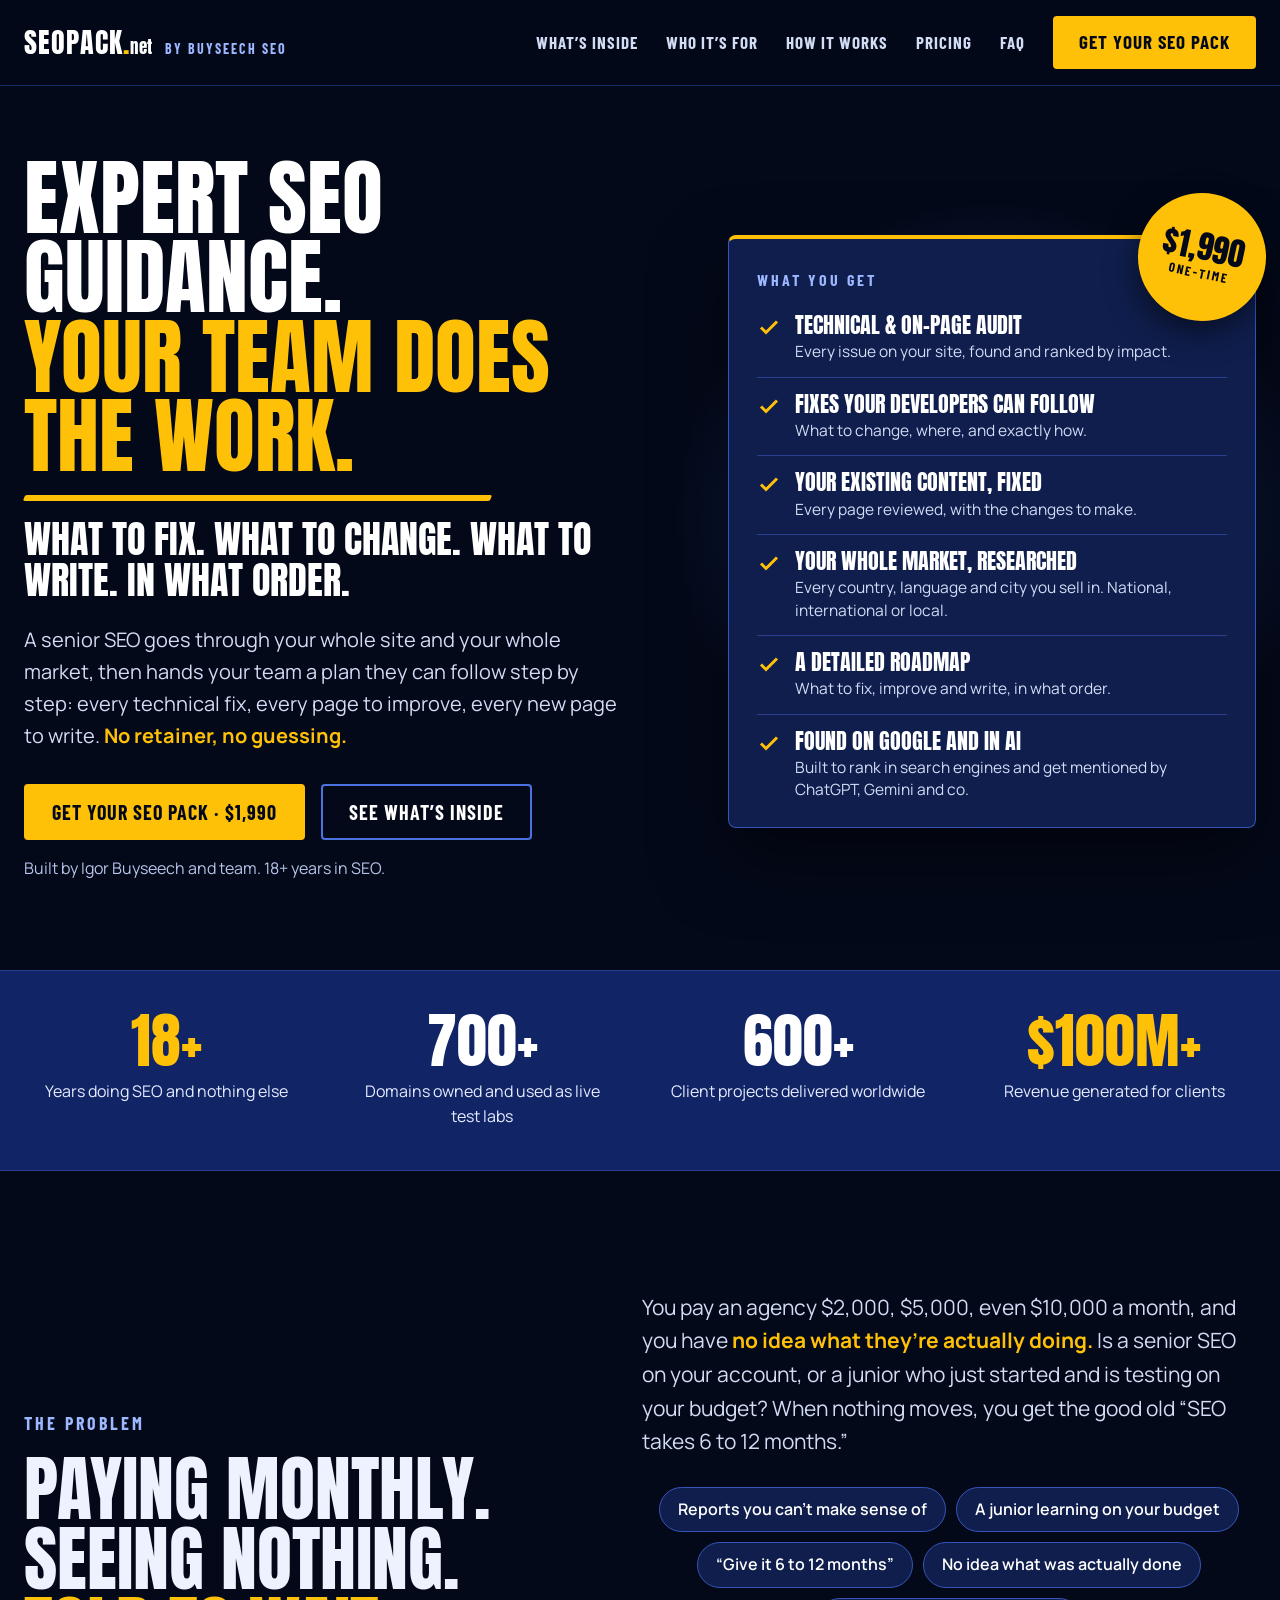
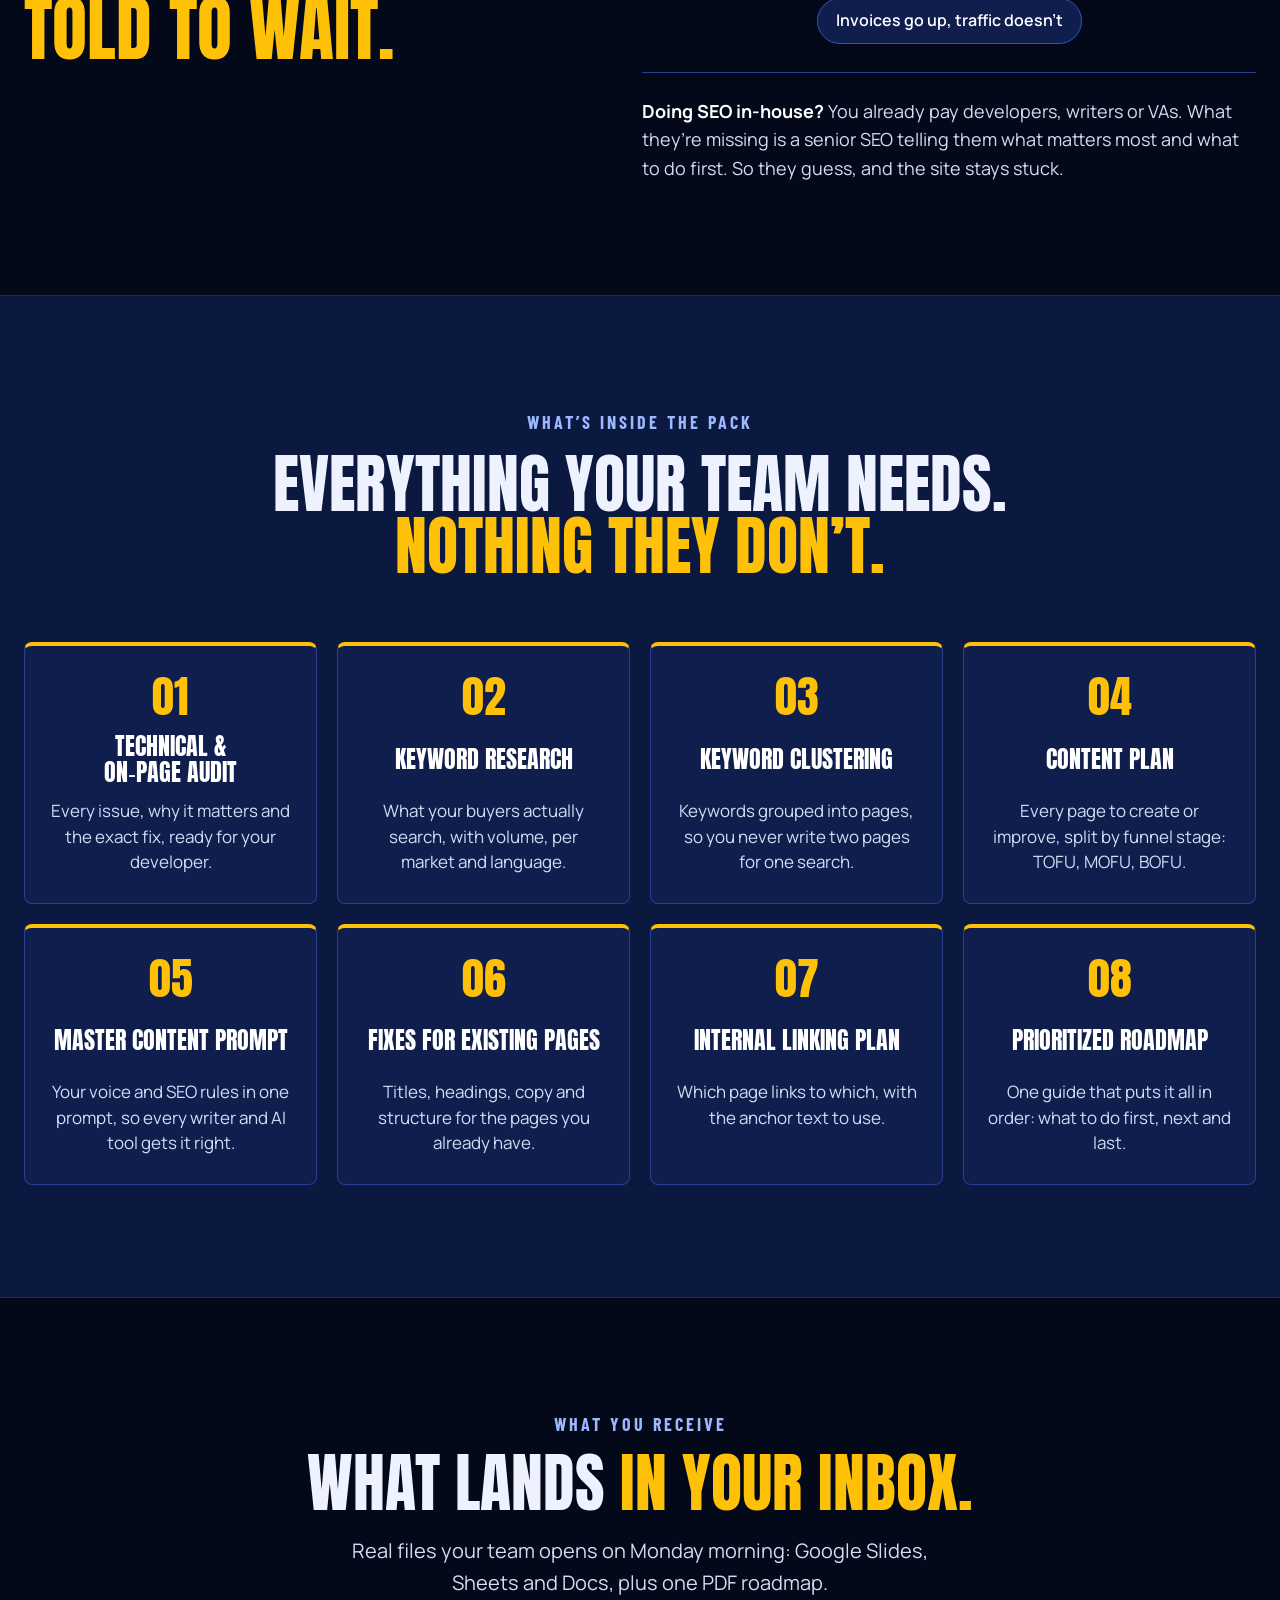
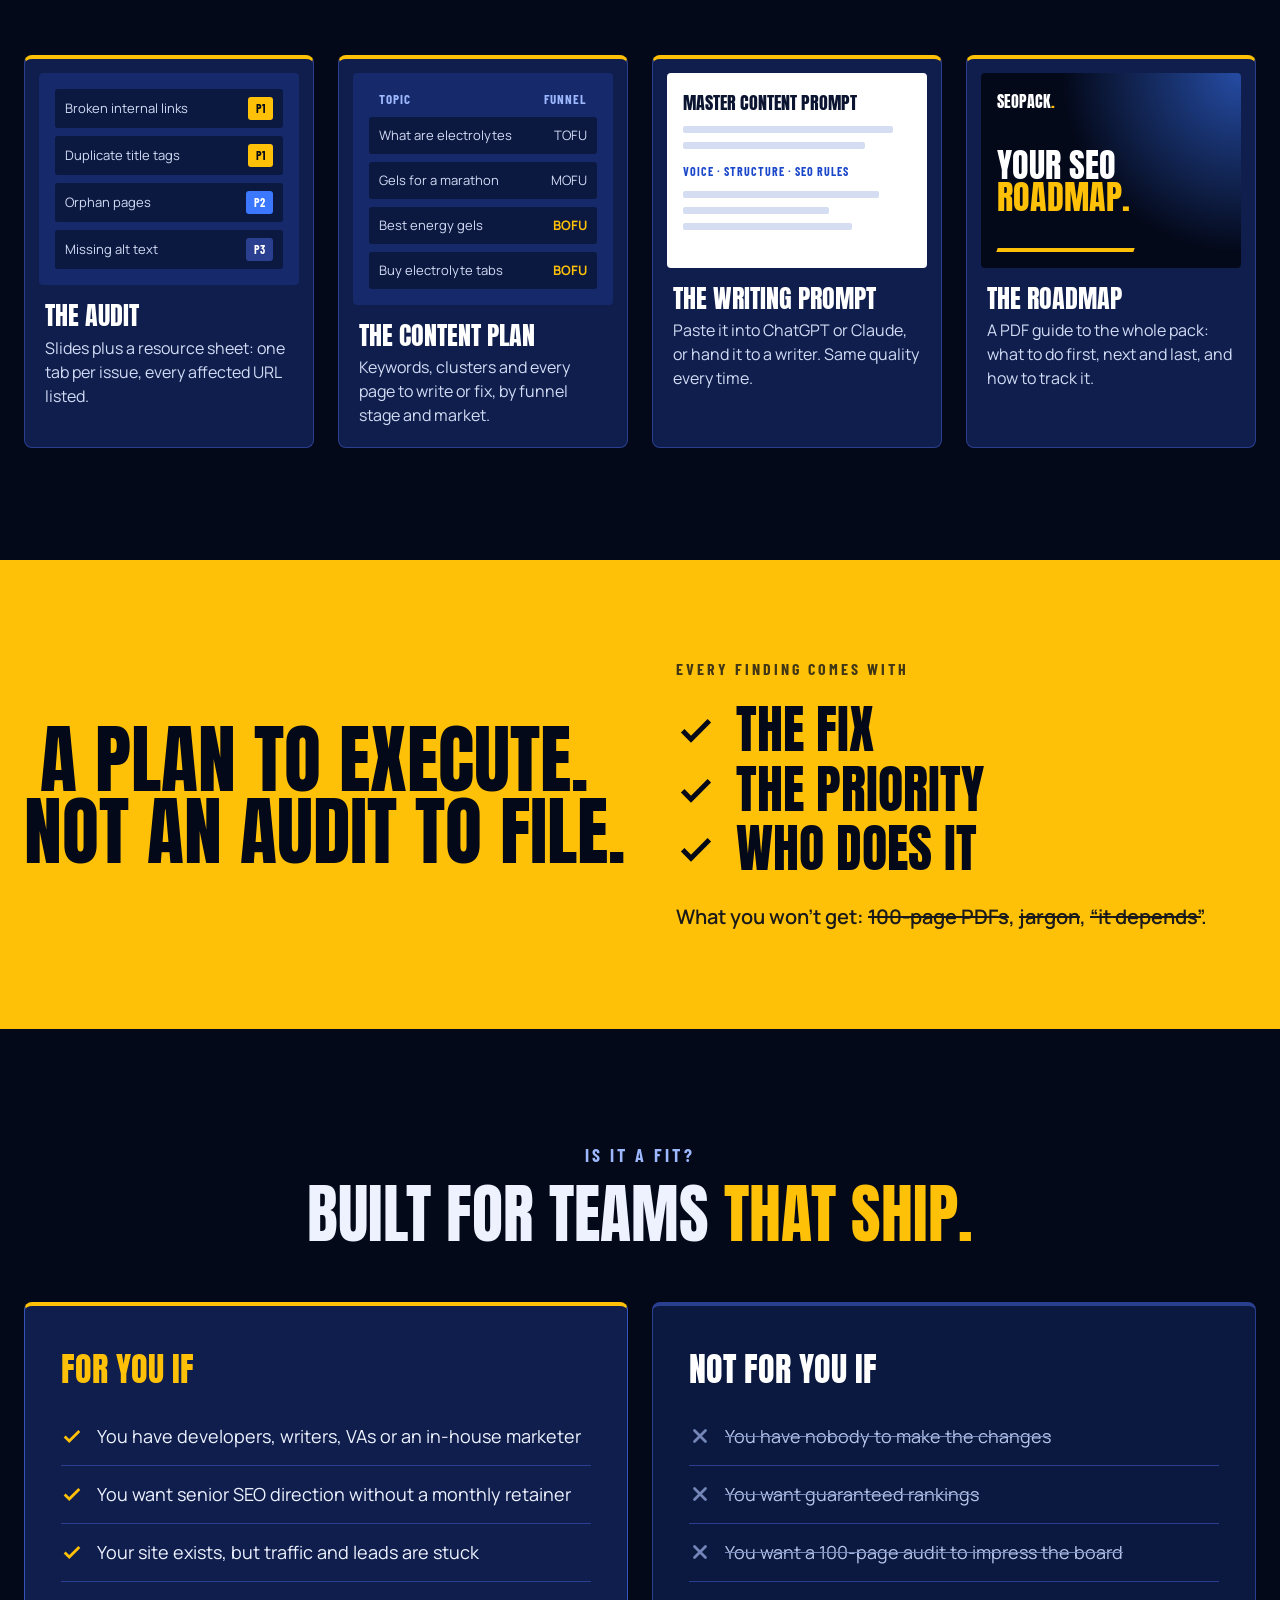
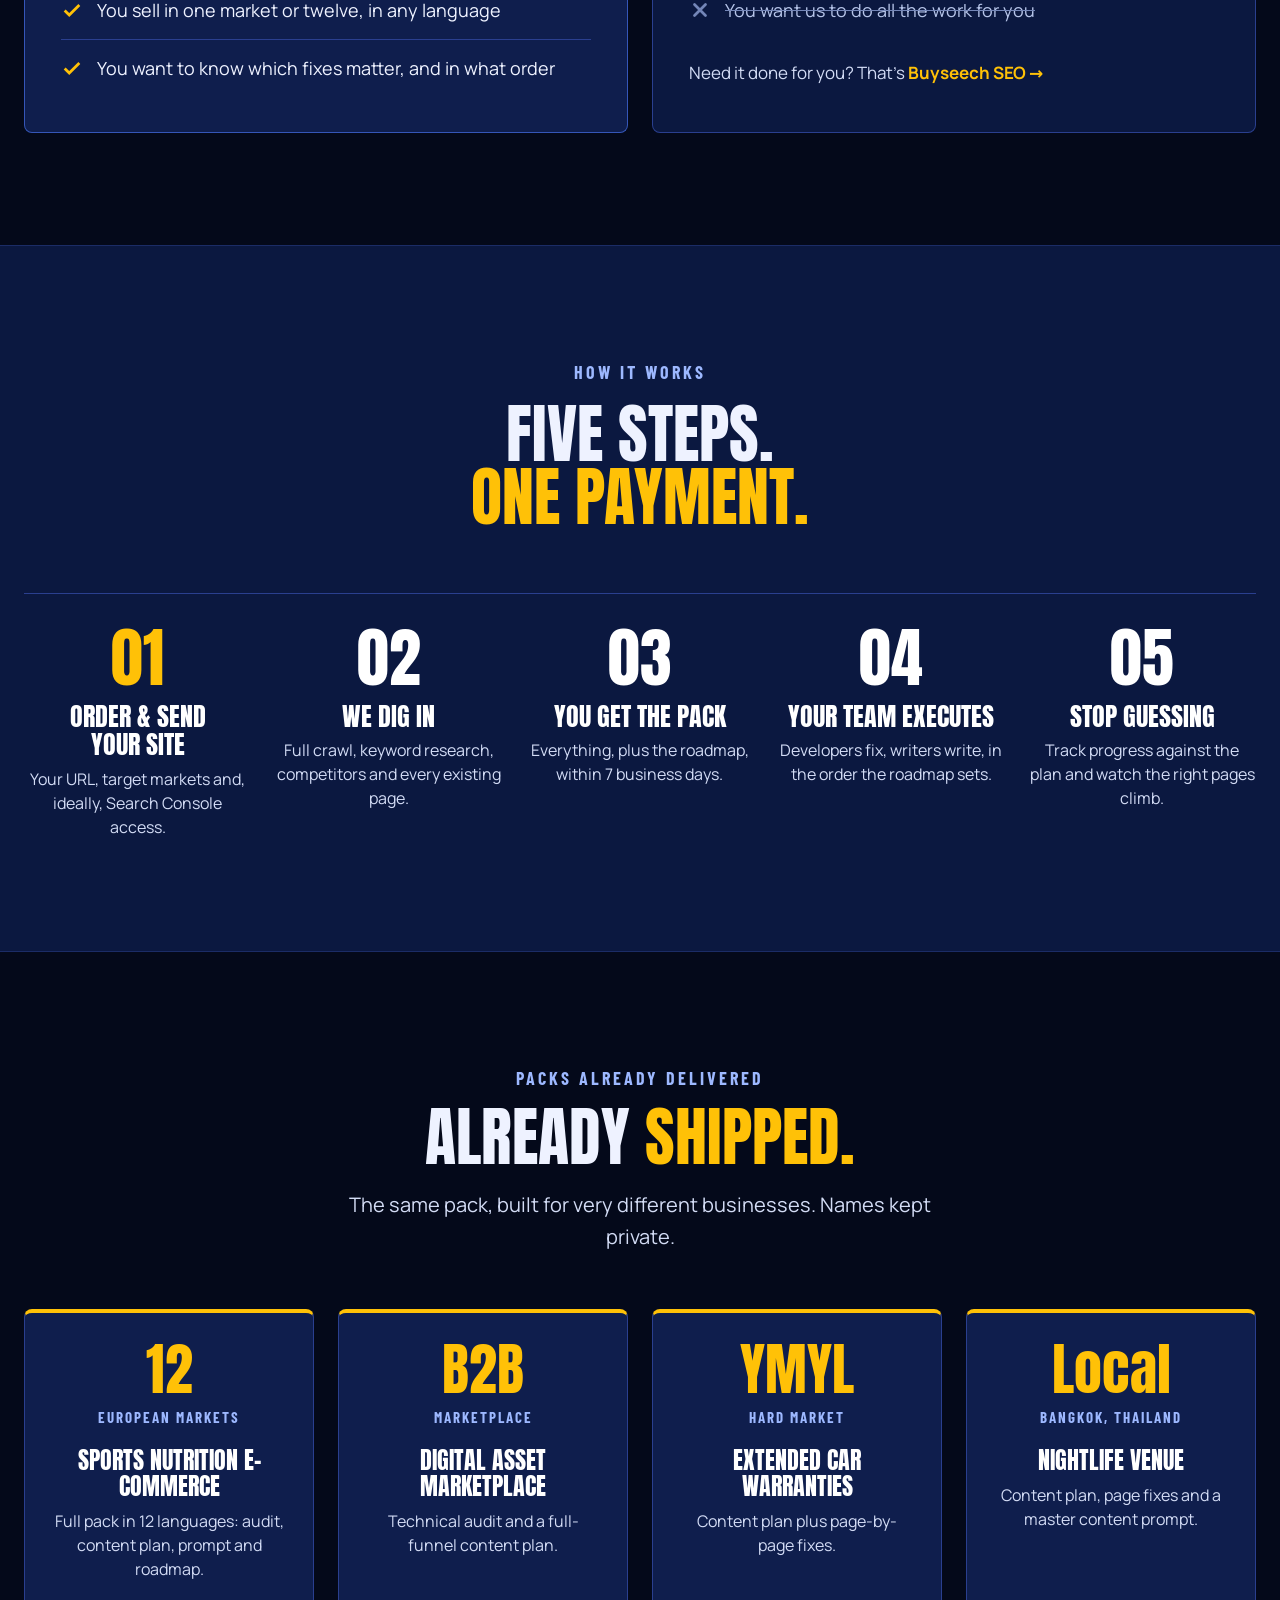
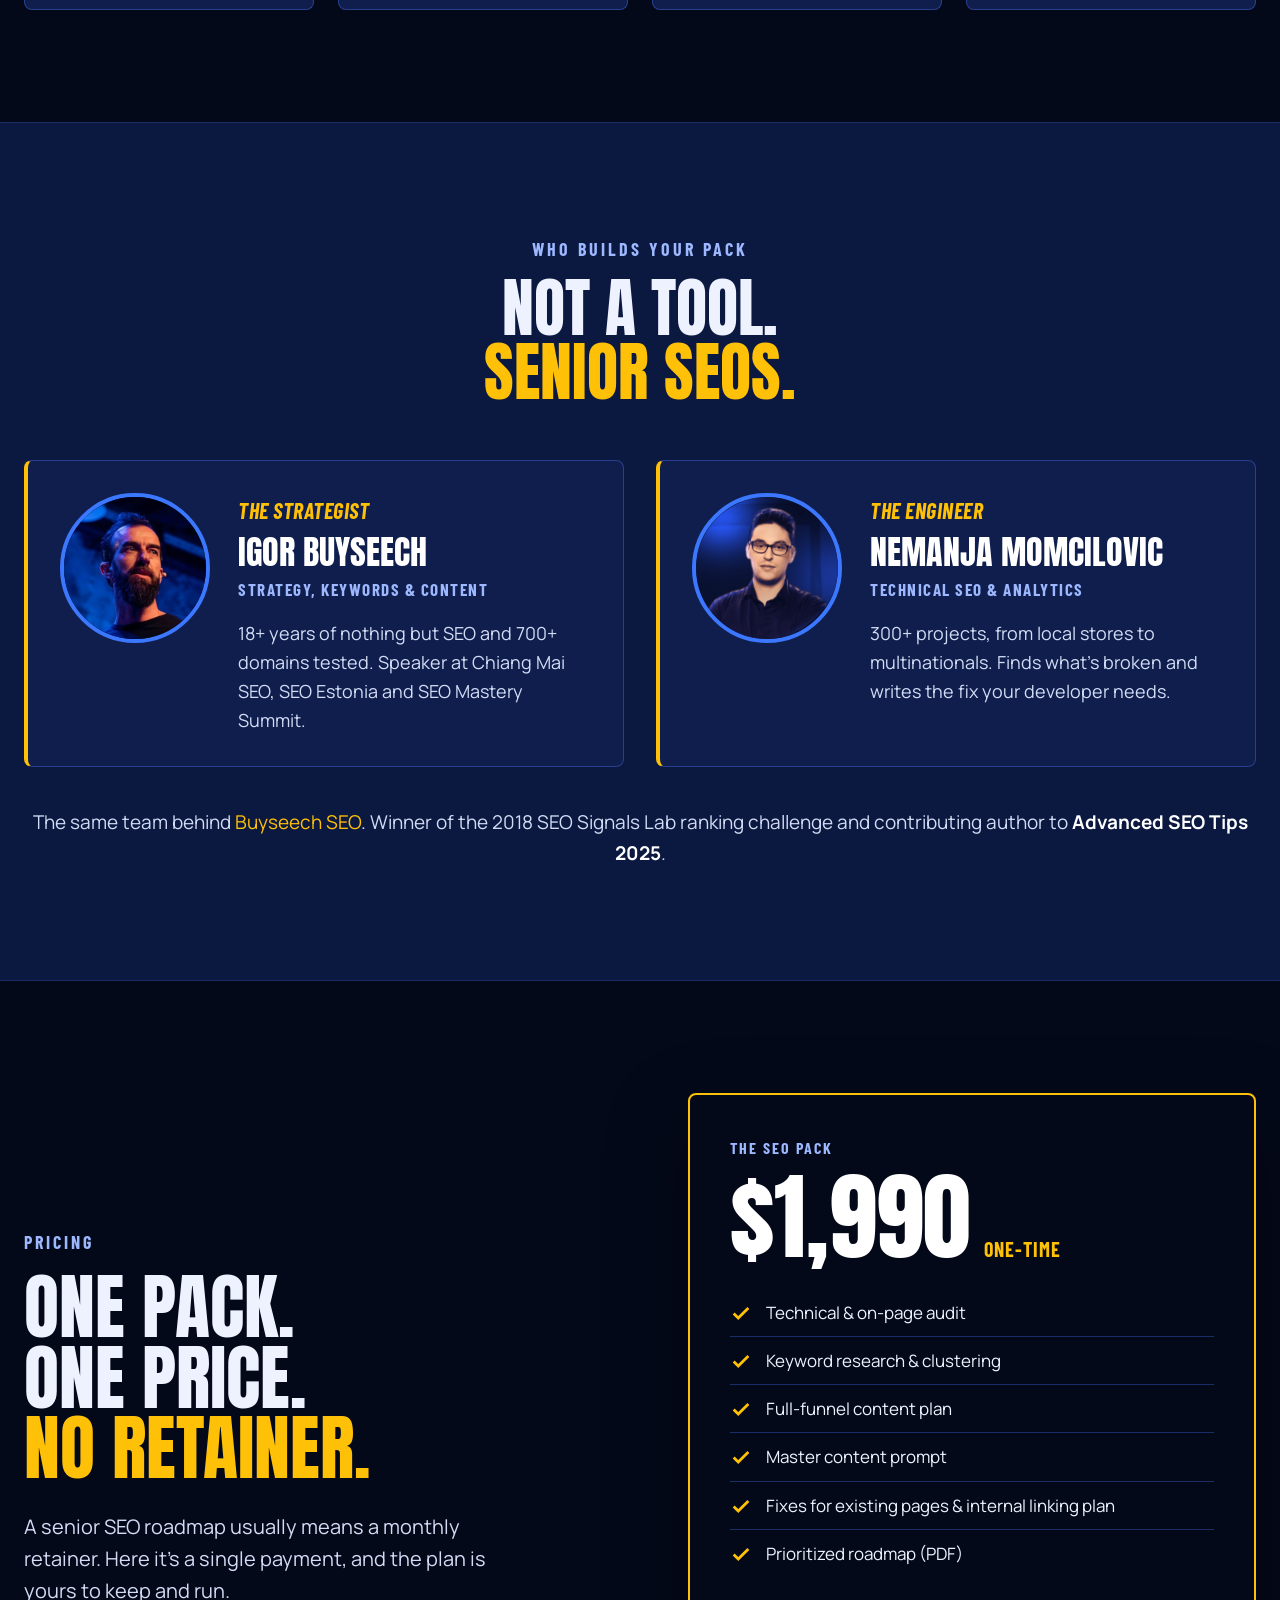
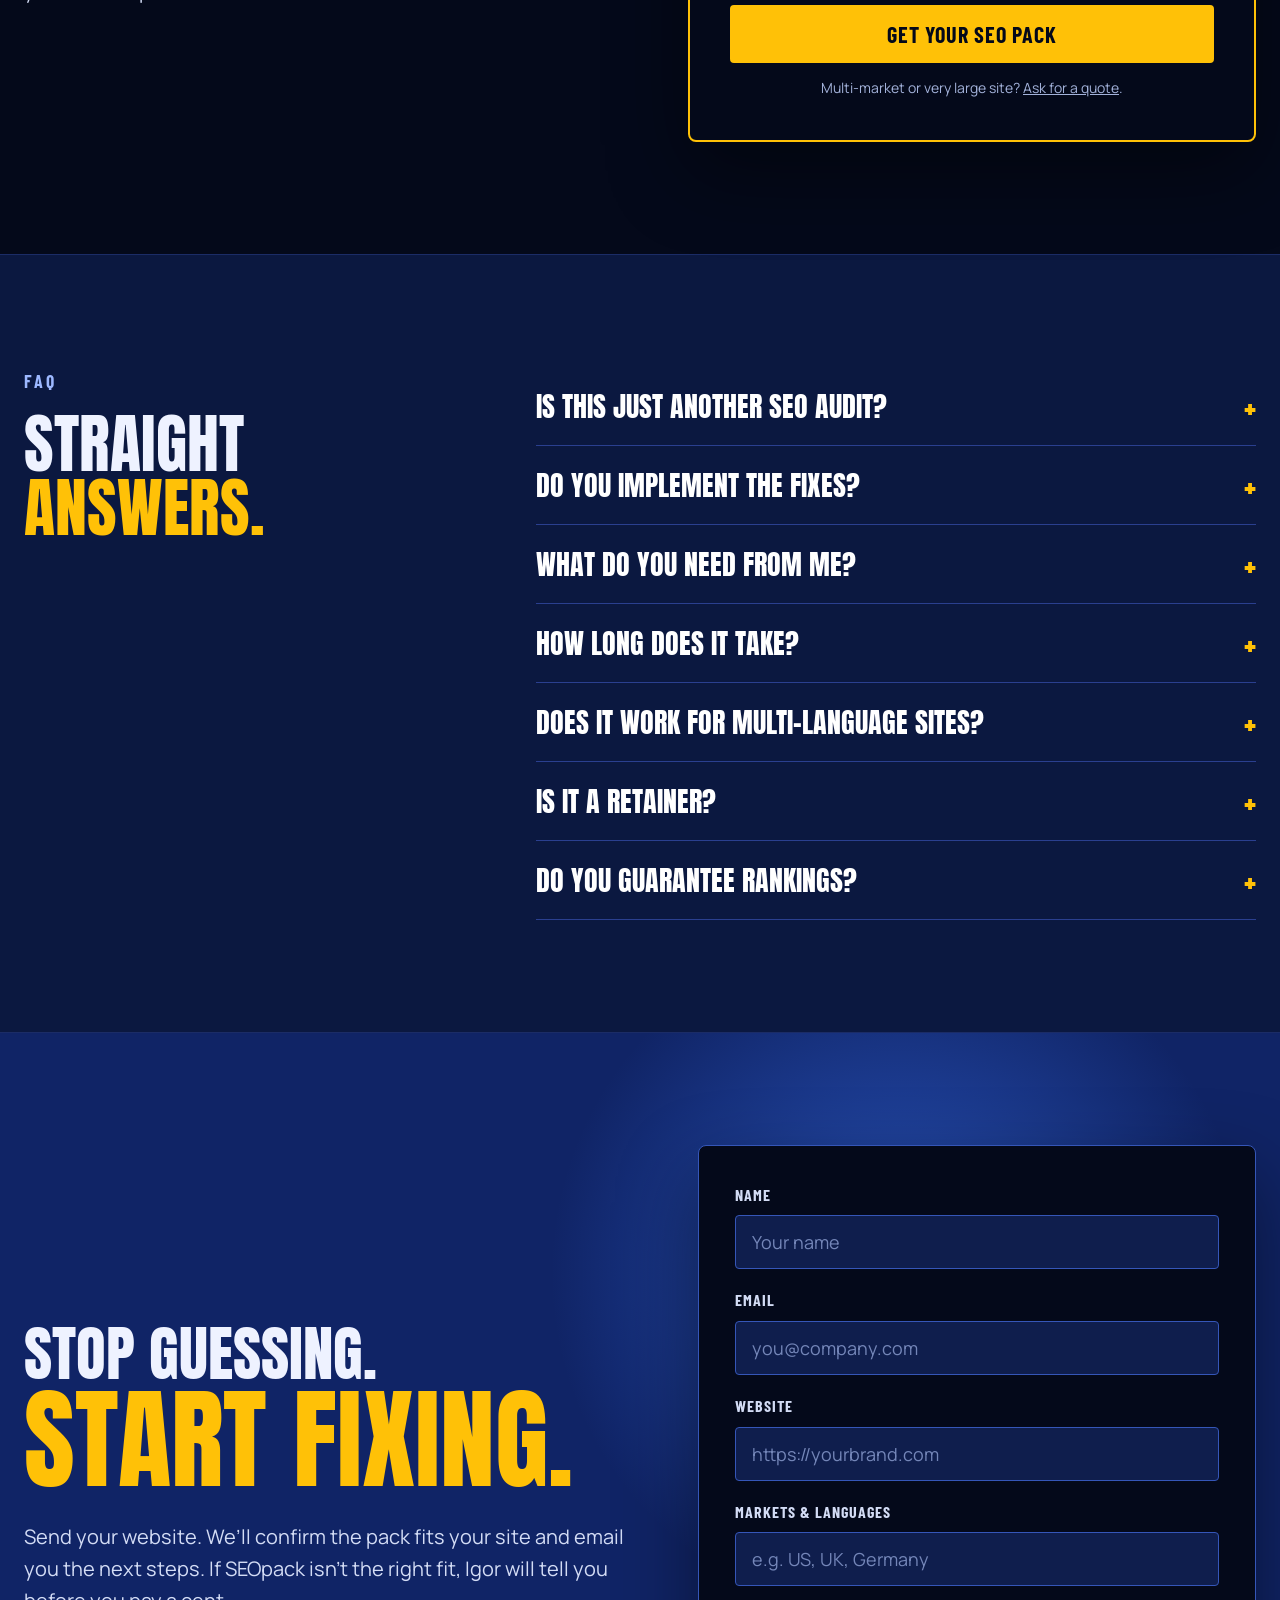
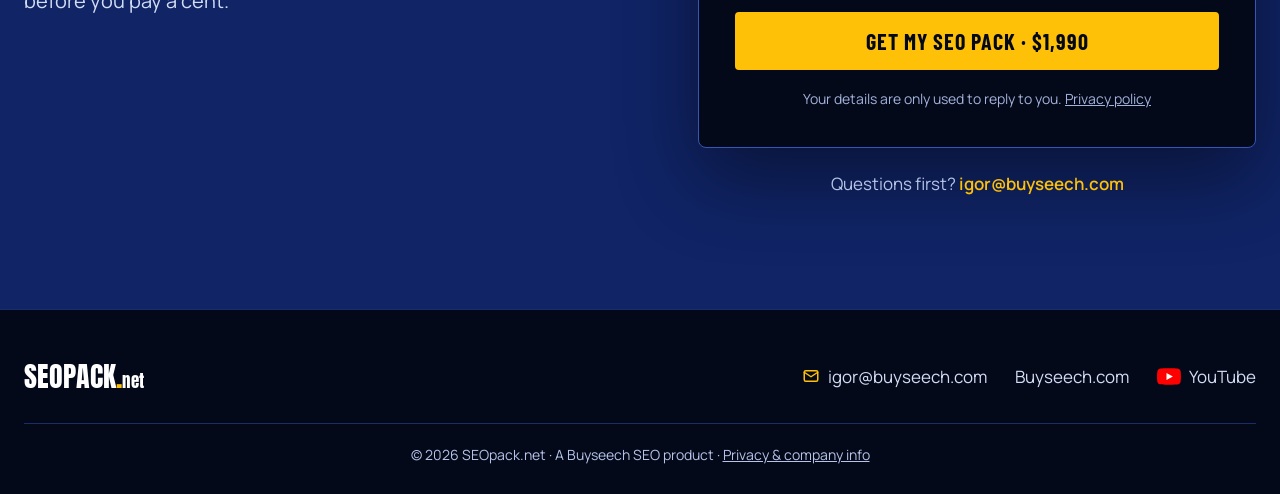
<file: public/index.html>
<!doctype html>
<html lang="en">
<head>
<meta charset="utf-8">
<meta name="viewport" content="width=device-width, initial-scale=1">
<!-- Google Analytics 4: add SEOpack's own GA4 snippet here (do not reuse the buyseech.com ID). -->
<title>SEOpack: Your SEO Action Plan, Done Once | by Buyseech</title>
<meta name="description" content="You have the team. We give them the plan. A one-time SEO pack: technical audit, keyword research, content plan, content prompt and a prioritized roadmap your team can execute.">
<link rel="canonical" href="https://seopack.net/">
<meta name="robots" content="index, follow, max-image-preview:large">
<meta name="author" content="Igor Buyseech">
<meta name="theme-color" content="#04091A">
<meta name="color-scheme" content="dark">

<meta property="og:type" content="website">
<meta property="og:site_name" content="SEOpack">
<meta property="og:title" content="SEOpack: Your SEO Action Plan, Done Once">
<meta property="og:description" content="You have the team. We give them the plan. Audit, keywords, content plan, content prompt and a prioritized roadmap. One payment, no retainer.">
<meta property="og:url" content="https://seopack.net/">
<meta property="og:image" content="https://seopack.net/assets/img/igor-buyseech.jpg">
<meta property="og:locale" content="en_US">
<meta name="twitter:card" content="summary_large_image">
<meta name="twitter:title" content="SEOpack: Your SEO Action Plan, Done Once">
<meta name="twitter:description" content="You have the team. We give them the plan. One payment, no retainer.">
<meta name="twitter:image" content="https://seopack.net/assets/img/igor-buyseech.jpg">

<link rel="icon" href="favicon.svg" type="image/svg+xml">

<link rel="preload" href="assets/fonts/anton-latin-400-normal.woff2" as="font" type="font/woff2" crossorigin>
<link rel="preload" href="assets/fonts/manrope-latin-400-normal.woff2" as="font" type="font/woff2" crossorigin>
<link rel="stylesheet" href="styles.css?v=1.1">

<script type="application/ld+json">
{
  "@context": "https://schema.org",
  "@graph": [
    {
      "@type": "Product",
      "@id": "https://seopack.net/#pack",
      "name": "SEOpack",
      "description": "One-time SEO action plan: technical and on-page audit, keyword research and clustering, content plan, master content prompt, fixes for existing pages, internal linking plan and a prioritized roadmap.",
      "brand": { "@type": "Brand", "name": "Buyseech" },
      "offers": { "@type": "Offer", "price": "1990", "priceCurrency": "USD", "url": "https://seopack.net/#order" }
    },
    {
      "@type": "Organization",
      "@id": "https://buyseech.com/#org",
      "name": "Buyseech",
      "url": "https://buyseech.com/",
      "email": "igor@buyseech.com"
    },
    {
      "@type": "FAQPage",
      "mainEntity": [
        { "@type": "Question", "name": "Is this just another SEO audit?", "acceptedAnswer": { "@type": "Answer", "text": "No. The audit is one part. You also get the keywords, the content plan, the writing prompt and a roadmap that tells your team what to do, in order." } },
        { "@type": "Question", "name": "Do you implement the fixes?", "acceptedAnswer": { "@type": "Answer", "text": "No, your team does. If you want it done for you, that is Buyseech SEO." } },
        { "@type": "Question", "name": "Is it a retainer?", "acceptedAnswer": { "@type": "Answer", "text": "No. One payment of $1,990. No contract, no monthly fee." } },
        { "@type": "Question", "name": "Do you guarantee rankings?", "acceptedAnswer": { "@type": "Answer", "text": "No honest SEO does. We guarantee a clear, senior plan built for your site." } }
      ]
    }
  ]
}
</script>
</head>
<body>
<a class="skip" href="#main">Skip to content</a>

<header class="site-header">
  <nav class="wrap nav" aria-label="Main">
    <a class="logo sp-logo" href="#top">SEOPACK<span>.</span><i>net</i><small>by Buyseech SEO</small></a>
    <div class="nav-links">
      <a href="#inside">What&rsquo;s inside</a>
      <a href="#fit">Who it&rsquo;s for</a>
      <a href="#how">How it works</a>
      <a href="#pricing">Pricing</a>
      <a href="#faq">FAQ</a>
      <a class="btn btn--sm sp-nav-btn" href="#order">Get your SEO Pack</a>
      <button class="nav-toggle" type="button" aria-label="Open menu" aria-expanded="false" aria-controls="mobile-menu"><span></span><span></span><span></span></button>
    </div>
  </nav>
  <div class="mobile-menu" id="mobile-menu" hidden>
    <a href="#inside">What&rsquo;s inside</a>
    <a href="#fit">Who it&rsquo;s for</a>
    <a href="#how">How it works</a>
    <a href="#pricing">Pricing</a>
    <a href="#faq">FAQ</a>
  </div>
</header>

<main id="main">

  <!-- HERO -->
  <section id="top" class="wrap sp-hero">
    <div class="sp-hero-copy">
      <h1>Expert SEO guidance.<br><span>Your team does the work.</span></h1>
      <div class="slash" aria-hidden="true"></div>
      <p class="sp-hero-sub">What to fix. What to change. What to write. In what order.</p>
      <p class="sp-lede">A senior SEO goes through your whole site and your whole market, then hands your team a plan they can follow step by step: every technical fix, every page to improve, every new page to write. <strong class="hl-y">No retainer, no guessing.</strong></p>
      <div class="sp-ctas">
        <a class="btn" href="#order">Get your SEO Pack · $1,990</a>
        <a class="btn btn--ghost" href="#inside">See what&rsquo;s inside</a>
      </div>
      <p class="sp-note">Built by Igor Buyseech and team. 18+ years in SEO.</p>
    </div>

    <div class="sp-gets">
      <div class="glow" aria-hidden="true"></div>
      <div class="sp-gets-card">
        <p class="sp-gets-k">What you get</p>
        <ul>
        <li><svg viewBox="0 0 24 24" fill="none" stroke="currentColor" stroke-width="3" aria-hidden="true"><path d="M4 12.5l5 5L20 6.5"/></svg><div><b>Technical &amp; on-page audit</b><span>Every issue on your site, found and ranked by impact.</span></div></li>
        <li><svg viewBox="0 0 24 24" fill="none" stroke="currentColor" stroke-width="3" aria-hidden="true"><path d="M4 12.5l5 5L20 6.5"/></svg><div><b>Fixes your developers can follow</b><span>What to change, where, and exactly how.</span></div></li>
        <li><svg viewBox="0 0 24 24" fill="none" stroke="currentColor" stroke-width="3" aria-hidden="true"><path d="M4 12.5l5 5L20 6.5"/></svg><div><b>Your existing content, fixed</b><span>Every page reviewed, with the changes to make.</span></div></li>
        <li><svg viewBox="0 0 24 24" fill="none" stroke="currentColor" stroke-width="3" aria-hidden="true"><path d="M4 12.5l5 5L20 6.5"/></svg><div><b>Your whole market, researched</b><span>Every country, language and city you sell in. National, international or local.</span></div></li>
        <li><svg viewBox="0 0 24 24" fill="none" stroke="currentColor" stroke-width="3" aria-hidden="true"><path d="M4 12.5l5 5L20 6.5"/></svg><div><b>A detailed roadmap</b><span>What to fix, improve and write, in what order.</span></div></li>
        <li><svg viewBox="0 0 24 24" fill="none" stroke="currentColor" stroke-width="3" aria-hidden="true"><path d="M4 12.5l5 5L20 6.5"/></svg><div><b>Found on Google and in AI</b><span>Built to rank in search engines and get mentioned by ChatGPT, Gemini and co.</span></div></li>
        </ul>
      </div>
      <div class="seal sp-seal" aria-hidden="true"><b>$1,990</b><span>ONE-TIME</span></div>
    </div>
  </section>

  <!-- PROOF STRIP -->
  <section class="band band--blue" aria-label="Behind every pack">
    <div class="wrap proof-grid reveal">
      <div><p class="stat-n is-accent">18+</p><p class="stat-l">Years doing SEO and nothing else</p></div>
      <div><p class="stat-n">700+</p><p class="stat-l">Domains owned and used as live test labs</p></div>
      <div><p class="stat-n">600+</p><p class="stat-l">Client projects delivered worldwide</p></div>
      <div><p class="stat-n is-accent">$100M+</p><p class="stat-l">Revenue generated for clients</p></div>
    </div>
  </section>

  <!-- PROBLEM -->
  <section class="wrap markets" aria-labelledby="problem-title">
    <div class="markets-top reveal">
      <div>
        <p class="eyebrow">The problem</p>
        <h2 id="problem-title" class="h2 h2--xl">Paying monthly.<br>Seeing nothing.<br><span>Told to wait.</span></h2>
      </div>
      <div>
        <p class="markets-lede">You pay an agency $2,000, $5,000, even $10,000 a month, and you have <strong class="hl-y">no idea what they&rsquo;re actually doing.</strong> Is a senior SEO on your account, or a junior who just started and is testing on your budget? When nothing moves, you get the good old &ldquo;SEO takes 6 to 12 months.&rdquo;</p>
        <ul class="chips">
          <li>Reports you can&rsquo;t make sense of</li>
          <li>A junior learning on your budget</li>
          <li>&ldquo;Give it 6 to 12 months&rdquo;</li>
          <li>No idea what was actually done</li>
          <li>Invoices go up, traffic doesn&rsquo;t</li>
        </ul>
        <p class="sp-inhouse"><b>Doing SEO in-house?</b> You already pay developers, writers or VAs. What they&rsquo;re missing is a senior SEO telling them what matters most and what to do first. So they guess, and the site stays stuck.</p>
      </div>
    </div>
  </section>

  <!-- WHAT'S INSIDE -->
  <section id="inside" class="band" aria-labelledby="inside-title">
    <div class="wrap toolbox">
      <div class="toolbox-head reveal">
        <p class="eyebrow">What&rsquo;s inside the pack</p>
        <h2 id="inside-title" class="h2">Everything your team needs.<br><span>Nothing they don&rsquo;t.</span></h2>
      </div>
      <ol class="tools sp-tools reveal">
        <li><span class="tool-n">01</span><h3>Technical &amp; on&#8209;page audit</h3><p>Every issue, why it matters and the exact fix, ready for your developer.</p></li>
        <li><span class="tool-n">02</span><h3>Keyword research</h3><p>What your buyers actually search, with volume, per market and language.</p></li>
        <li><span class="tool-n">03</span><h3>Keyword clustering</h3><p>Keywords grouped into pages, so you never write two pages for one search.</p></li>
        <li><span class="tool-n">04</span><h3>Content plan</h3><p>Every page to create or improve, split by funnel stage: TOFU, MOFU, BOFU.</p></li>
        <li><span class="tool-n">05</span><h3>Master content prompt</h3><p>Your voice and SEO rules in one prompt, so every writer and AI tool gets it right.</p></li>
        <li><span class="tool-n">06</span><h3>Fixes for existing pages</h3><p>Titles, headings, copy and structure for the pages you already have.</p></li>
        <li><span class="tool-n">07</span><h3>Internal linking plan</h3><p>Which page links to which, with the anchor text to use.</p></li>
        <li><span class="tool-n">08</span><h3>Prioritized roadmap</h3><p>One guide that puts it all in order: what to do first, next and last.</p></li>
      </ol>
    </div>
  </section>

  <!-- DELIVERABLES PREVIEW -->
  <section class="wrap sp-files" aria-labelledby="files-title">
    <div class="results-head reveal">
      <p class="eyebrow">What you receive</p>
      <h2 id="files-title" class="h2">What lands <span>in your inbox.</span></h2>
      <p class="sp-sub">Real files your team opens on Monday morning: Google Slides, Sheets and Docs, plus one PDF roadmap.</p>
    </div>
    <div class="sp-file-grid reveal">
      <figure class="sp-file">
        <div class="sp-mock" aria-hidden="true">
          <div class="sp-row"><span>Broken internal links</span><b class="p1">P1</b></div>
          <div class="sp-row"><span>Duplicate title tags</span><b class="p1">P1</b></div>
          <div class="sp-row"><span>Orphan pages</span><b class="p2">P2</b></div>
          <div class="sp-row"><span>Missing alt text</span><b class="p3">P3</b></div>
        </div>
        <figcaption><h3>The audit</h3><p>Slides plus a resource sheet: one tab per issue, every affected URL listed.</p></figcaption>
      </figure>
      <figure class="sp-file">
        <div class="sp-mock sp-mock--table" aria-hidden="true">
          <div class="sp-th"><span>Topic</span><span>Funnel</span></div>
          <div class="sp-row"><span>What are electrolytes</span><span>TOFU</span></div>
          <div class="sp-row"><span>Gels for a marathon</span><span>MOFU</span></div>
          <div class="sp-row"><span>Best energy gels</span><span class="hl-y">BOFU</span></div>
          <div class="sp-row"><span>Buy electrolyte tabs</span><span class="hl-y">BOFU</span></div>
        </div>
        <figcaption><h3>The content plan</h3><p>Keywords, clusters and every page to write or fix, by funnel stage and market.</p></figcaption>
      </figure>
      <figure class="sp-file">
        <div class="sp-mock sp-mock--doc" aria-hidden="true">
          <b>Master content prompt</b>
          <i style="width:92%"></i><i style="width:80%"></i>
          <em>Voice · Structure · SEO rules</em>
          <i style="width:86%"></i><i style="width:64%"></i><i style="width:74%"></i>
        </div>
        <figcaption><h3>The writing prompt</h3><p>Paste it into ChatGPT or Claude, or hand it to a writer. Same quality every time.</p></figcaption>
      </figure>
      <figure class="sp-file">
        <div class="sp-mock sp-mock--cover" aria-hidden="true">
          <span class="sp-mini-logo">SEOPACK<span>.</span></span>
          <span class="sp-mini-title">Your SEO<br><span>roadmap.</span></span>
          <i></i>
        </div>
        <figcaption><h3>The roadmap</h3><p>A PDF guide to the whole pack: what to do first, next and last, and how to track it.</p></figcaption>
      </figure>
    </div>
  </section>

  <!-- STATEMENT BAND -->
  <section class="statement" aria-labelledby="statement-title">
    <div class="wrap statement-row reveal">
      <h2 id="statement-title"><span>A plan to execute.</span> <span>Not an audit to file.</span></h2>
      <div class="counts">
        <p class="counts-label">Every finding comes with</p>
        <ul>
          <li><svg viewBox="0 0 24 24" fill="none" stroke="currentColor" stroke-width="3" aria-hidden="true"><path d="M4 12.5l5 5L20 6.5"/></svg>The fix</li>
          <li><svg viewBox="0 0 24 24" fill="none" stroke="currentColor" stroke-width="3" aria-hidden="true"><path d="M4 12.5l5 5L20 6.5"/></svg>The priority</li>
          <li><svg viewBox="0 0 24 24" fill="none" stroke="currentColor" stroke-width="3" aria-hidden="true"><path d="M4 12.5l5 5L20 6.5"/></svg>Who does it</li>
        </ul>
        <p class="counts-not">What you won&rsquo;t get: <s>100-page PDFs</s>, <s>jargon</s>, <s>&ldquo;it depends&rdquo;</s>.</p>
      </div>
    </div>
  </section>

  <!-- WHO IT'S FOR -->
  <section id="fit" class="wrap sp-fit" aria-labelledby="fit-title">
    <div class="results-head reveal">
      <p class="eyebrow">Is it a fit?</p>
      <h2 id="fit-title" class="h2">Built for teams <span>that ship.</span></h2>
    </div>
    <div class="sp-fit-grid reveal">
      <div class="sp-fit-card">
        <h3>For you if</h3>
        <ul class="sp-list">
          <li><svg viewBox="0 0 24 24" fill="none" stroke="currentColor" stroke-width="3" aria-hidden="true"><path d="M4 12.5l5 5L20 6.5"/></svg>You have developers, writers, VAs or an in-house marketer</li>
          <li><svg viewBox="0 0 24 24" fill="none" stroke="currentColor" stroke-width="3" aria-hidden="true"><path d="M4 12.5l5 5L20 6.5"/></svg>You want senior SEO direction without a monthly retainer</li>
          <li><svg viewBox="0 0 24 24" fill="none" stroke="currentColor" stroke-width="3" aria-hidden="true"><path d="M4 12.5l5 5L20 6.5"/></svg>Your site exists, but traffic and leads are stuck</li>
          <li><svg viewBox="0 0 24 24" fill="none" stroke="currentColor" stroke-width="3" aria-hidden="true"><path d="M4 12.5l5 5L20 6.5"/></svg>You sell in one market or twelve, in any language</li>
          <li><svg viewBox="0 0 24 24" fill="none" stroke="currentColor" stroke-width="3" aria-hidden="true"><path d="M4 12.5l5 5L20 6.5"/></svg>You want to know which fixes matter, and in what order</li>
        </ul>
      </div>
      <div class="sp-fit-card sp-fit-card--no">
        <h3>Not for you if</h3>
        <ul class="sp-list sp-list--no">
          <li><svg viewBox="0 0 24 24" fill="none" stroke="currentColor" stroke-width="3" stroke-linecap="round" aria-hidden="true"><path d="M6 6l12 12M18 6L6 18"/></svg><s>You have nobody to make the changes</s></li>
          <li><svg viewBox="0 0 24 24" fill="none" stroke="currentColor" stroke-width="3" stroke-linecap="round" aria-hidden="true"><path d="M6 6l12 12M18 6L6 18"/></svg><s>You want guaranteed rankings</s></li>
          <li><svg viewBox="0 0 24 24" fill="none" stroke="currentColor" stroke-width="3" stroke-linecap="round" aria-hidden="true"><path d="M6 6l12 12M18 6L6 18"/></svg><s>You want a 100-page audit to impress the board</s></li>
          <li><svg viewBox="0 0 24 24" fill="none" stroke="currentColor" stroke-width="3" stroke-linecap="round" aria-hidden="true"><path d="M6 6l12 12M18 6L6 18"/></svg><s>You want us to do all the work for you</s></li>
        </ul>
        <p class="sp-alt">Need it done for you? That&rsquo;s <a href="https://buyseech.com">Buyseech SEO &rarr;</a></p>
      </div>
    </div>
  </section>

  <!-- HOW IT WORKS -->
  <section id="how" class="band" aria-labelledby="how-title">
    <div class="wrap toolbox">
      <div class="toolbox-head reveal">
        <p class="eyebrow">How it works</p>
        <h2 id="how-title" class="h2">Five steps.<br><span>One payment.</span></h2>
      </div>
      <ol class="sp-steps reveal">
        <li><span class="sp-step-n is-accent">01</span><h3>Order &amp; send your site</h3><p>Your URL, target markets and, ideally, Search Console access.</p></li>
        <li><span class="sp-step-n">02</span><h3>We dig in</h3><p>Full crawl, keyword research, competitors and every existing page.</p></li>
        <li><span class="sp-step-n">03</span><h3>You get the pack</h3><p>Everything, plus the roadmap, within 7 business days.</p></li>
        <li><span class="sp-step-n">04</span><h3>Your team executes</h3><p>Developers fix, writers write, in the order the roadmap sets.</p></li>
        <li><span class="sp-step-n">05</span><h3>Stop guessing</h3><p>Track progress against the plan and watch the right pages climb.</p></li>
      </ol>
    </div>
  </section>

  <!-- ALREADY SHIPPED -->
  <section class="wrap sp-shipped" aria-labelledby="shipped-title">
    <div class="results-head reveal">
      <p class="eyebrow">Packs already delivered</p>
      <h2 id="shipped-title" class="h2">Already <span>shipped.</span></h2>
      <p class="sp-sub">The same pack, built for very different businesses. Names kept private.</p>
    </div>
    <div class="sp-ship-grid reveal">
      <article class="sp-ship"><p class="sp-ship-n">12</p><p class="sp-ship-k">European markets</p><h3>Sports nutrition e-commerce</h3><p>Full pack in 12 languages: audit, content plan, prompt and roadmap.</p></article>
      <article class="sp-ship"><p class="sp-ship-n">B2B</p><p class="sp-ship-k">Marketplace</p><h3>Digital asset marketplace</h3><p>Technical audit and a full-funnel content plan.</p></article>
      <article class="sp-ship"><p class="sp-ship-n">YMYL</p><p class="sp-ship-k">Hard market</p><h3>Extended car warranties</h3><p>Content plan plus page-by-page fixes.</p></article>
      <article class="sp-ship"><p class="sp-ship-n">Local</p><p class="sp-ship-k">Bangkok, Thailand</p><h3>Nightlife venue</h3><p>Content plan, page fixes and a master content prompt.</p></article>
    </div>
  </section>

  <!-- PEOPLE -->
  <section id="people" class="band" aria-labelledby="people-title">
    <div class="wrap people">
      <div class="people-head reveal">
        <p class="eyebrow">Who builds your pack</p>
        <h2 id="people-title" class="h2"><span class="ln">Not a tool.</span> <span class="yl">Senior SEOs.</span></h2>
      </div>
      <div class="people-grid reveal">
        <article class="person">
          <img src="assets/img/igor-buyseech.jpg" width="372" height="372" loading="lazy" alt="Igor Buyseech">
          <div>
            <p class="nick">The Strategist</p>
            <h3>Igor Buyseech</h3>
            <p class="title">Strategy, keywords &amp; content</p>
            <p class="bio">18+ years of nothing but SEO and 700+ domains tested. Speaker at Chiang Mai SEO, SEO Estonia and SEO Mastery Summit.</p>
          </div>
        </article>
        <article class="person">
          <img src="assets/img/nemanja-momcilovic.png" width="300" height="300" loading="lazy" alt="Nemanja Momcilovic">
          <div>
            <p class="nick">The Engineer</p>
            <h3>Nemanja Momcilovic</h3>
            <p class="title">Technical SEO &amp; analytics</p>
            <p class="bio">300+ projects, from local stores to multinationals. Finds what&rsquo;s broken and writes the fix your developer needs.</p>
          </div>
        </article>
      </div>
      <p class="book reveal sp-center">The same team behind <a href="https://buyseech.com">Buyseech SEO</a>. Winner of the 2018 SEO Signals Lab ranking challenge and contributing author to <strong>Advanced SEO Tips 2025</strong>.</p>
    </div>
  </section>

  <!-- PRICING -->
  <section id="pricing" class="wrap sp-pricing" aria-labelledby="pricing-title">
    <div class="sp-price-copy reveal">
      <p class="eyebrow">Pricing</p>
      <h2 id="pricing-title" class="h2 h2--xl">One pack.<br>One price.<br><span>No retainer.</span></h2>
      <p>A senior SEO roadmap usually means a monthly retainer. Here it&rsquo;s a single payment, and the plan is yours to keep and run.</p>
    </div>
    <div class="sp-price-card reveal">
      <p class="sp-price-k">The SEO Pack</p>
      <p class="sp-price"><b>$1,990</b><span>One-time</span></p>
      <ul class="sp-list sp-list--tight">
        <li><svg viewBox="0 0 24 24" fill="none" stroke="currentColor" stroke-width="3" aria-hidden="true"><path d="M4 12.5l5 5L20 6.5"/></svg>Technical &amp; on-page audit</li>
        <li><svg viewBox="0 0 24 24" fill="none" stroke="currentColor" stroke-width="3" aria-hidden="true"><path d="M4 12.5l5 5L20 6.5"/></svg>Keyword research &amp; clustering</li>
        <li><svg viewBox="0 0 24 24" fill="none" stroke="currentColor" stroke-width="3" aria-hidden="true"><path d="M4 12.5l5 5L20 6.5"/></svg>Full-funnel content plan</li>
        <li><svg viewBox="0 0 24 24" fill="none" stroke="currentColor" stroke-width="3" aria-hidden="true"><path d="M4 12.5l5 5L20 6.5"/></svg>Master content prompt</li>
        <li><svg viewBox="0 0 24 24" fill="none" stroke="currentColor" stroke-width="3" aria-hidden="true"><path d="M4 12.5l5 5L20 6.5"/></svg>Fixes for existing pages &amp; internal linking plan</li>
        <li><svg viewBox="0 0 24 24" fill="none" stroke="currentColor" stroke-width="3" aria-hidden="true"><path d="M4 12.5l5 5L20 6.5"/></svg>Prioritized roadmap (PDF)</li>
      </ul>
      <a class="btn sp-btn-full" href="#order">Get your SEO Pack</a>
      <p class="form-note">Multi-market or very large site? <a href="#order">Ask for a quote</a>.</p>
    </div>
  </section>

  <!-- FAQ -->
  <section id="faq" class="band" aria-labelledby="faq-title">
    <div class="wrap sp-faq">
      <div class="reveal">
        <p class="eyebrow">FAQ</p>
        <h2 id="faq-title" class="h2">Straight <span>answers.</span></h2>
      </div>
      <div class="sp-qa reveal">
        <details><summary>Is this just another SEO audit?</summary><p>No. The audit is one part. You also get the keywords, the content plan, the writing prompt and a roadmap that tells your team what to do, in order.</p></details>
        <details><summary>Do you implement the fixes?</summary><p>No, your team does. If you want it done for you, that&rsquo;s <a href="https://buyseech.com">Buyseech SEO</a>.</p></details>
        <details><summary>What do you need from me?</summary><p>Your website, the markets and languages you sell in and, ideally, read access to Google Search Console.</p></details>
        <details><summary>How long does it take?</summary><p>7 business days from the moment we have access.</p></details>
        <details><summary>Does it work for multi-language sites?</summary><p>Yes. Keywords and content are researched per market, not just translated.</p></details>
        <details><summary>Is it a retainer?</summary><p>No. One payment of $1,990. No contract, no monthly fee.</p></details>
        <details><summary>Do you guarantee rankings?</summary><p>No honest SEO does. We guarantee a clear, senior plan built for your site.</p></details>
      </div>
    </div>
  </section>

  <!-- ORDER FORM -->
  <section id="order" class="review" aria-labelledby="order-title">
    <div class="review-glow" aria-hidden="true"></div>
    <div class="wrap review-grid">
      <div class="review-copy reveal">
        <h2 id="order-title" class="h2"><span class="ln">Stop guessing.</span> <span class="yl">Start fixing.</span></h2>
        <p>Send your website. We&rsquo;ll confirm the pack fits your site and email you the next steps. If SEOpack isn&rsquo;t the right fit, Igor will tell you before you pay a cent.</p>
      </div>
      <!-- Submissions go to Web3Forms, which emails them to igor@buyseech.com (same account as buyseech.com). -->
      <div class="form-col reveal">
      <form id="review-form" class="form" action="https://api.web3forms.com/submit" method="post" data-endpoint="https://api.web3forms.com/submit">
        <input type="hidden" name="access_key" value="5e293519-b2df-49e3-8759-4dc8aeafb958">
        <input type="hidden" name="subject" value="New SEO Pack order from seopack.net">
        <input type="hidden" name="from_name" value="SEOpack.net order form">
        <label>Name
          <input type="text" name="name" placeholder="Your name" autocomplete="name" required>
        </label>
        <label>Email
          <input type="email" name="email" placeholder="you@company.com" autocomplete="email" required>
        </label>
        <label>Website
          <input type="text" name="website" placeholder="https://yourbrand.com" inputmode="url" autocomplete="url" autocapitalize="none" spellcheck="false" required pattern="\s*\S+\.\S+\s*" title="Your website address, e.g. yourbrand.com">
        </label>
        <label>Markets &amp; languages
          <input type="text" name="markets" placeholder="e.g. US, UK, Germany">
        </label>
        <div class="hp" aria-hidden="true"><label>Leave this empty <input type="text" name="botcheck" tabindex="-1" autocomplete="off"></label></div>
        <button class="btn" type="submit">Get my SEO Pack · $1,990</button>
        <p class="form-status" id="form-status" role="status" aria-live="polite"></p>
        <p class="form-note">Your details are only used to reply to you. <a href="/privacy">Privacy policy</a></p>
      </form>
      <p class="alt-below">Questions first? <a href="mailto:igor@buyseech.com">igor@buyseech.com</a></p>
      </div>
    </div>
  </section>

</main>

<footer class="site-footer">
  <div class="wrap footer-in">
    <div class="footer-top">
      <span class="footer-logo sp-logo">SEOPACK<span>.</span><i>net</i></span>
      <div class="footer-links">
        <a href="mailto:igor@buyseech.com"><svg viewBox="0 0 24 24" width="18" height="18" fill="none" stroke="currentColor" stroke-width="2" stroke-linecap="round" stroke-linejoin="round" aria-hidden="true" focusable="false"><rect x="3" y="5" width="18" height="14" rx="2"/><path d="M3 7l9 6 9-6"/></svg><span>igor@buyseech.com</span></a>
        <a href="https://buyseech.com"><span>Buyseech.com</span></a>
        <a href="https://www.youtube.com/@Buyseech" target="_blank" rel="noopener"><svg viewBox="0 0 68 48" width="24" height="17" aria-hidden="true" focusable="false"><path d="M66.5 7.7a8.5 8.5 0 0 0-6-6C55.2.3 34 .3 34 .3S12.8.3 7.5 1.7a8.5 8.5 0 0 0-6 6C.1 13 .1 24 .1 24s0 11 1.4 16.3a8.5 8.5 0 0 0 6 6C12.8 47.7 34 47.7 34 47.7s21.2 0 26.5-1.4a8.5 8.5 0 0 0 6-6C67.9 35 67.9 24 67.9 24s0-11-1.4-16.3z" fill="#FF0000"/><path d="M27 34V14l18 10z" fill="#fff"/></svg><span>YouTube</span></a>
      </div>
    </div>
    <p class="footer-copy">© 2026 SEOpack.net · A Buyseech SEO product · <a href="/privacy">Privacy &amp; company info</a></p>
  </div>
</footer>

<script src="site.js?v=1.0" defer></script>
</body>
</html>
</file>
<file: public/styles.css>
/* SEOpack.net: one-page site, styled exactly like buyseech.com (copied from the buyseech-site repo).
   Dark blue, Anton headlines, Manrope body text, Barlow Condensed labels and buttons. Accent colour: --accent below.
   SEOpack-only parts are at the bottom, all prefixed "sp-". */

@font-face{font-family:"Anton";font-style:normal;font-weight:400;font-display:swap;src:url("assets/fonts/anton-latin-400-normal.woff2") format("woff2")}
@font-face{font-family:"Manrope";font-style:normal;font-weight:400;font-display:swap;src:url("assets/fonts/manrope-latin-400-normal.woff2") format("woff2")}
@font-face{font-family:"Manrope";font-style:normal;font-weight:600;font-display:swap;src:url("assets/fonts/manrope-latin-600-normal.woff2") format("woff2")}
@font-face{font-family:"Manrope";font-style:normal;font-weight:700;font-display:swap;src:url("assets/fonts/manrope-latin-700-normal.woff2") format("woff2")}
@font-face{font-family:"Barlow Condensed";font-style:normal;font-weight:700;font-display:swap;src:url("assets/fonts/barlow-condensed-latin-700-normal.woff2") format("woff2")}
@font-face{font-family:"Barlow Condensed";font-style:italic;font-weight:700;font-display:swap;src:url("assets/fonts/barlow-condensed-latin-700-italic.woff2") format("woff2")}

:root{
  --bg:#04091A;
  --bg-band:#0B1840;
  --bg-card:#0F1E4D;
  --bg-form:#102466;
  --line:#1B2C66;
  --line-card:#2A3F8F;
  --line-form:#3556B8;
  --text:#EEF2FF;
  --soft:#D3DCF5;
  --mute:#B6C4E8;
  --dim:#A3B2DA;
  --blue:#3B78FF;
  --blue-band:#1A47C9;
  --label:#9DB8FF;
  --accent:#FFC107;
  --accent-hover:#FFD54F;
  --display:"Anton",Impact,"Arial Narrow",sans-serif;
  --body:"Manrope",system-ui,-apple-system,"Segoe UI",Roboto,sans-serif;
  --cond:"Barlow Condensed","Arial Narrow",sans-serif;
  --sec:clamp(64px,9vw,112px);
  color-scheme:dark;
}

*,*::before,*::after{box-sizing:border-box}
html{scroll-padding-top:96px}
@media (prefers-reduced-motion:no-preference){html{scroll-behavior:smooth}}
body{margin:0;background:var(--bg);color:var(--text);font-family:var(--body);font-size:18px;line-height:1.6;-webkit-font-smoothing:antialiased;overflow-x:clip}
h1,h2,h3,p,figure,blockquote{margin:0}
img{max-width:100%;height:auto}
a{color:var(--accent);text-decoration:none}
a:hover{color:var(--accent-hover)}
:focus-visible{outline:3px solid var(--label);outline-offset:3px}

.skip{position:absolute;left:-9999px;top:8px;z-index:30;background:var(--accent);color:var(--bg);padding:10px 16px;border-radius:4px;font-weight:600}
.skip:focus{left:16px}

.wrap{max-width:1288px;margin-inline:auto;padding-inline:24px}
.band{background:var(--bg-band);border-block:1px solid var(--line)}

/* Small uppercase labels */
.eyebrow,.tag,.kicker{font-family:var(--cond);font-weight:700;text-transform:uppercase}
.eyebrow{font-size:18px;letter-spacing:3px;color:var(--label)}

/* Headings */
.h2{font-family:var(--display);font-weight:400;font-size:clamp(38px,5vw,76px);line-height:1;text-transform:uppercase}
.h2 span{color:var(--accent)}
.sec-head{display:flex;flex-wrap:wrap;gap:32px 48px;align-items:flex-end;justify-content:space-between;margin-bottom:48px}
.sec-head .h2{flex:1 1 560px}
.sec-head > p{flex:1 1 360px;font-size:20px;color:var(--soft)}

/* Buttons */
.btn{display:inline-flex;align-items:center;justify-content:center;min-height:44px;background:var(--accent);border:2px solid var(--accent);border-radius:4px;color:var(--bg);font-family:var(--cond);font-weight:700;font-size:20px;letter-spacing:1px;line-height:1.2;text-transform:uppercase;padding:14px 26px;cursor:pointer}
.btn:hover{background:var(--accent-hover);border-color:var(--accent-hover);color:var(--bg)}
.btn--ghost{background:transparent;border-color:#4A73E0;color:#fff}
.btn--ghost:hover{background:transparent;border-color:var(--label);color:#fff}
.btn--sm{font-size:17px;padding:10px 18px}

/* Header */
.site-header{position:sticky;top:0;z-index:10;background:rgba(4,9,26,.92);-webkit-backdrop-filter:blur(8px);backdrop-filter:blur(8px);border-bottom:1px solid var(--line)}
.nav{display:flex;flex-wrap:wrap;align-items:center;justify-content:space-between;gap:16px;padding-block:16px}
.logo{font-family:var(--display);font-size:28px;letter-spacing:1px;color:#fff}
.logo:hover{color:#fff}
.logo span{color:var(--accent)}
.nav-links{display:flex;flex-wrap:wrap;align-items:center;gap:28px;font-family:var(--cond);font-weight:700;font-size:17px;letter-spacing:1px;text-transform:uppercase}
.nav-links a:not(.btn){color:var(--soft)}
@media (min-width:901px) and (max-width:1150px){.nav-links{gap:18px;font-size:15.5px}}
@media (min-width:901px) and (max-width:1000px){.nav-links{gap:13px;font-size:14px;letter-spacing:.5px}.nav-links .btn{padding-inline:14px}}
.nav-links a:not(.btn):hover{color:#fff}

/* Hero */
.hero{display:flex;flex-wrap:wrap;align-items:flex-start;align-content:center;justify-content:center;gap:64px;padding-block:48px 64px;overflow-x:clip}
@media (min-width:901px) and (min-height:600px){.hero{min-height:calc(100vh - 78px);min-height:calc(100svh - 78px)}}
.hero-photo{position:relative;flex:0 1 340px;min-width:0;display:flex;justify-content:center}
.glow{position:absolute;top:50%;left:50%;width:600px;height:600px;max-width:140%;border-radius:50%;background:radial-gradient(circle,rgba(59,120,255,.7) 0%,rgba(59,120,255,.18) 45%,rgba(4,9,26,0) 70%);transform:translate(-50%,-50%)}
.portrait{position:relative;width:100%;max-width:340px;display:flex;flex-direction:column;align-items:center}
.portrait img{display:block;width:100%;height:auto;aspect-ratio:1/1;object-fit:cover;border-radius:50%;border:4px solid var(--blue)}
.portrait figcaption{position:relative;margin-top:-36px;background:var(--bg);border:2px solid var(--accent);border-radius:4px;padding:10px 22px;text-align:center}
.portrait .name{display:block;font-family:var(--display);font-size:24px;line-height:1.1;text-transform:uppercase;color:#fff}
.portrait .role{display:block;font-size:15px;color:var(--mute)}
.hero-copy{position:relative;z-index:2;flex:1 1 480px;max-width:600px;min-width:0;container-type:inline-size}
.hero-copy .eyebrow{margin-bottom:20px}
.eyebrow--spread{display:flex;justify-content:space-between;gap:8px;letter-spacing:2px}
.hero h1{font-family:var(--display);font-weight:400;font-size:clamp(44px,5.3vw,78px);line-height:.95;text-transform:uppercase;color:#fff;text-wrap:balance}
.fit{display:block;white-space:nowrap}
.hero h1 .fit-1{font-size:11.2cqi;line-height:.92;color:#fff}
.hero h1 .fit-2{font-size:7.78cqi;line-height:1.02;color:#fff}
.hero h1 .hl{color:var(--accent)}
.hero-sub.fit-3{font-size:6.38cqi;line-height:1.1}
.slash{height:6px;width:100%;margin:20px 0 18px;background:var(--accent);border-radius:2px}
.hero-sub{font-family:var(--display);font-size:clamp(28px,3.4vw,48px);line-height:1.05;text-transform:uppercase;color:#fff}
.lede{margin-top:24px;font-size:20px;color:var(--soft);text-align:justify;hyphens:auto}
.cta-row{display:flex;justify-content:center;margin-top:32px}
.cta-row .btn{flex:none;min-width:300px}

/* Proof strip */
.proof-grid{display:grid;grid-template-columns:repeat(auto-fit,minmax(220px,1fr));gap:32px;padding-block:40px}
.stat-n{font-family:var(--display);font-size:56px;line-height:1;color:#fff}
.stat-n.is-accent{color:var(--accent)}
.stat-l{margin-top:8px;font-size:16px;color:var(--soft)}

/* Blue band (numbers) */
.band--blue{background:var(--bg-form);border-color:var(--line-card)}
.band--blue .stat-l{color:#E6ECFF}
.proof-grid > div{text-align:center}
.proof-grid .stat-l{max-width:260px;margin-inline:auto}
.band--blue .stat-n{font-size:60px}

/* Who we help: hard markets */
.markets{padding-block:calc(var(--sec) + 8px) var(--sec)}
.markets-top{display:flex;flex-wrap:wrap;gap:40px 64px;align-items:center}
.markets-top > div{flex:1 1 460px;min-width:0}
.markets-top > div:last-child{flex-basis:520px;text-align:center}
.markets .eyebrow{margin-bottom:16px}
.h2--xl{font-size:clamp(46px,5.6vw,84px);line-height:.98}
.markets-lede{margin-bottom:28px;font-size:21px;color:var(--soft);text-align:left}
.chips{list-style:none;margin:0;padding:0;display:flex;flex-wrap:wrap;justify-content:center;gap:10px}
.chips li{background:var(--bg-card);border:1px solid var(--line-form);border-radius:999px;padding:9px 18px;font-size:16px;font-weight:600;color:#fff}
.chips .chip-you{background:var(--accent);border-color:var(--accent);padding:0}
.chip-you a{display:block;padding:9px 18px;color:var(--bg);font-weight:800;text-decoration:none}
.chip-you a:hover{background:var(--accent-hover);border-radius:999px}
.scale{display:grid;grid-template-columns:repeat(auto-fit,minmax(240px,1fr));gap:0 24px;margin-top:72px;border-top:1px solid var(--line-card)}
.scale > div{padding-top:32px;text-align:center}
.scale-n{font-family:var(--display);font-size:64px;line-height:1;color:#fff}
.scale-n.is-accent{color:var(--accent)}
.scale-l{margin:12px auto 0;font-size:18px;text-wrap:balance;font-weight:700;line-height:1.4;color:#fff}
.scale-x{margin-top:6px;font-family:var(--cond);font-style:italic;font-weight:700;font-size:22px;line-height:1.25;letter-spacing:.3px;color:var(--accent);text-wrap:balance}

/* Our SEO toolbox: centred title, five cards */
.toolbox{padding-block:var(--sec)}
.toolbox-head{text-align:center;margin-bottom:64px}
.toolbox-head .eyebrow{margin-bottom:16px}
.toolbox-head .h2{line-height:.98}
.tools{list-style:none;margin:0;padding:0;display:flex;flex-wrap:wrap;justify-content:center;gap:20px}
.tools li{flex:0 1 calc((100% - 80px)/5);min-width:0;background:var(--bg-card);border:1px solid var(--line-card);border-top:4px solid var(--accent);border-radius:8px;padding:28px 24px;text-align:center}
.tool-n{display:block;margin-bottom:16px;font-family:var(--display);font-size:44px;line-height:1;color:var(--accent)}
.tools h3{min-height:2.16em;display:flex;align-items:center;justify-content:center;margin:0 0 12px;font-family:var(--display);font-weight:400;font-size:24px;line-height:1.08;text-transform:uppercase;text-wrap:balance;color:#fff}
.tools p{font-size:17px;line-height:1.5;color:var(--soft)}
@media (max-width:1100px){.tools li{flex-basis:calc((100% - 20px)/2)}}
@media (max-width:640px){.tools li{flex-basis:100%}.tools h3{min-height:0}.toolbox-head{margin-bottom:40px}}

/* Statement band: "Judged on results" + what counts checklist */
.statement{background:var(--accent);color:var(--bg)}
.statement-row{display:grid;grid-template-columns:1fr 1fr;gap:40px 72px;align-items:center;padding-block:96px}
.statement h2{container-type:inline-size;font-family:var(--display);font-weight:400;line-height:.95;text-transform:uppercase;text-align:center}
.statement h2 span{display:block;white-space:nowrap;font-size:min(13.1cqi,104px)}
.counts-label{margin-bottom:18px;font-family:var(--cond);font-weight:700;font-size:16px;letter-spacing:3px;text-transform:uppercase;opacity:.75}
.counts ul{list-style:none;margin:0;padding:0}
.counts li{display:flex;align-items:center;gap:20px;font-family:var(--display);font-size:52px;line-height:1.15;text-transform:uppercase}
.counts li svg{flex:none;width:40px;height:40px}
.counts-not{margin-top:22px;font-size:20px;font-weight:600;color:#1A1A1A}
.counts-not s{text-decoration-thickness:2px}
@media (max-width:900px){.statement-row{grid-template-columns:1fr}.counts{justify-self:center;max-width:560px}}

/* Speaking */
.speaking{padding-block:var(--sec)}
.speak-head{text-align:center;margin-bottom:56px}
.speak-head .h2{container-type:inline-size}
.speak-head .h2 .ln,.speak-head .h2 .yl{display:block;white-space:nowrap;font-size:min(11.1cqi,clamp(38px,5vw,76px))}
.speak-head .h2 .ln{color:inherit}
.speak-head .eyebrow{margin-bottom:16px}
.speak-head > p:last-child{max-width:720px;margin:24px auto 0;font-size:20px;color:var(--soft)}
.talks{display:grid;grid-template-columns:repeat(auto-fit,minmax(300px,1fr));gap:24px}
.talk{display:flex;flex-direction:column;background:var(--bg-card);border:1px solid var(--line-card);border-top:4px solid var(--accent);border-radius:6px;overflow:hidden}
.talk-media{display:block;width:100%;height:auto;aspect-ratio:4/3;object-fit:cover;border-bottom:1px solid var(--line-card)}
.talk-media--word{display:flex;align-items:center;justify-content:center;background:radial-gradient(circle at 50% 60%,rgba(47,107,255,.28) 0%,rgba(10,20,48,0) 70%),#0B1738;overflow:hidden}
.talk-media--word span{font-family:var(--display);font-size:clamp(56px,7vw,96px);line-height:1;text-transform:uppercase;color:#14265A;letter-spacing:1px}
.talk-body{padding:24px 28px 28px}
.talk .kicker{font-size:15px;letter-spacing:2px;color:var(--accent)}
.talk h3{margin:4px 0;font-family:var(--display);font-weight:400;font-size:30px;line-height:1.05;text-transform:uppercase}
.talk p:last-child{font-size:16px;color:var(--mute)}
.book{margin-top:40px;font-size:19px;color:var(--soft)}
.book strong{color:#fff}

/* 2018 challenge */
.challenge{position:relative;overflow:hidden}
.watermark{position:absolute;top:40px;left:50%;transform:translateX(-50%);font-family:var(--display);font-size:clamp(160px,26vw,380px);line-height:1;color:#0D1B47;white-space:nowrap;pointer-events:none;user-select:none}
.challenge-grid{position:relative;display:flex;flex-wrap:wrap;gap:64px;align-items:center;padding-block:calc(var(--sec) + 8px)}
.challenge-copy{flex:1 1 500px;min-width:0}
.badge{display:inline-block;margin-bottom:20px;background:var(--accent);border-radius:3px;color:var(--bg);font-family:var(--cond);font-weight:700;font-size:18px;letter-spacing:2px;text-transform:uppercase;padding:8px 14px;transform:rotate(-2deg)}
.challenge h2{font-family:var(--display);font-weight:400;font-size:clamp(46px,6.4vw,96px);line-height:.96;text-transform:uppercase}
.challenge h2 span{color:var(--accent)}
.challenge-copy p{max-width:560px;margin-top:28px;font-size:20px;color:var(--soft)}
.challenge-copy p + p{margin-top:16px;color:#fff;font-weight:700}
.challenge-copy .badge{margin-top:0;max-width:none;color:var(--bg);font-size:18px}
.challenge-copy .badge + h2 + p{margin-top:28px}
.article{position:relative;flex:1 1 460px;min-width:0;padding:24px 0}
.article-bg{position:absolute;inset:10% 0 0 6%;background:var(--blue);border-radius:8px;opacity:.45;transform:rotate(4deg)}
.article a{position:relative;display:block;background:#fff;border-radius:8px;padding:14px;box-shadow:0 30px 60px rgba(0,0,0,.55);transform:rotate(-2.5deg)}
.article img{display:block;width:100%;border-radius:4px}
.article .cap{display:block;padding:12px 6px 4px;font-size:14px;color:#3A4466}
.article .cap b{color:#1A47C9;font-weight:600}
.seal{position:absolute;right:0;bottom:-28px;width:128px;height:128px;display:flex;flex-direction:column;align-items:center;justify-content:center;background:var(--accent);border-radius:50%;color:var(--bg);box-shadow:0 12px 30px rgba(0,0,0,.5);transform:rotate(12deg)}
.seal b{font-family:var(--display);font-weight:400;font-size:52px;line-height:1}
.seal span{font-family:var(--cond);font-weight:700;font-size:15px;letter-spacing:2px}

.hl-y{color:var(--accent);font-weight:700}

/* Results / case studies */
.results{padding-block:var(--sec)}
.results-head{text-align:center;margin-bottom:72px}
.results-head .eyebrow{margin-bottom:12px}
.results-head .h2{container-type:inline-size}
.results-head .h2 .ln,.results-head .h2 .yl{display:block;white-space:nowrap;font-size:min(13cqi,clamp(38px,5vw,76px))}
.results-head .h2 .ln{color:inherit}
@media (min-width:901px){.results-head .h2 .ln,.results-head .h2 .yl{display:inline;font-size:min(6.2cqi,clamp(38px,5vw,76px))}.results-head{margin-bottom:56px}}
.case{display:grid;grid-template-columns:5fr 6fr;gap:24px 64px;align-items:center}
.case+.case{margin-top:64px;padding-top:64px;border-top:3px solid var(--accent)}
.case--flip{grid-template-columns:6fr 5fr}
.case--flip .case-copy{order:2}
.case-copy{min-width:0}
.case-copy .eyebrow{margin-bottom:12px}
.case-title{margin:0;font-family:var(--display);font-weight:400;line-height:1;text-transform:uppercase;container-type:inline-size}
.case-title span{display:block;white-space:nowrap;font-size:min(10.5cqi,56px)}
.case-title .yl{color:var(--accent)}
.case-lead{margin:20px 0 0;font-size:19px;color:var(--soft)}
.case-tags{display:flex;flex-wrap:wrap;gap:8px;margin:22px 0 0;padding:0;list-style:none}
.case-tags li{border:1px solid var(--accent);color:var(--accent);border-radius:999px;padding:6px 14px;font-family:var(--cond);font-weight:700;font-size:15px;letter-spacing:1px;text-transform:uppercase}
.case-vis,.case-wide{margin:0;min-width:0}
.case-vis figcaption,.case-wide figcaption{margin-top:12px;font-size:14px;color:var(--mute);text-align:center}
.case-shot{background:#fff;border-radius:10px;padding:10px;box-shadow:0 20px 60px rgba(0,0,0,.45)}
.case-shot img{display:block;width:100%;height:auto;border-radius:6px}
.case-wide{grid-column:1/-1;order:3;margin-top:16px}
.case-wide img{display:block;width:100%;height:auto;border-radius:10px;box-shadow:0 20px 60px rgba(0,0,0,.45)}
.ga4-split{display:none}
.cs-card{background:var(--bg-card);border:1px solid var(--line-card);border-radius:10px;padding:26px}
.cs-t{margin:0 0 14px;font-family:var(--cond);font-weight:700;letter-spacing:1.5px;text-transform:uppercase;font-size:15px;color:var(--label)}
.cs-bars{display:grid;grid-template-columns:repeat(3,1fr);gap:20px;height:260px;margin-top:36px}
.cs-grp{display:flex;flex-direction:column;align-items:center;min-width:0}
.cs-pair{flex:1;display:flex;gap:8px;align-items:flex-end}
.cs-bar{position:relative;display:block;width:44px;border-radius:4px 4px 0 0}
.cs-bar--before{background:#3A4F8F}.cs-bar--after{background:var(--accent)}
.cs-bar i{position:absolute;top:-24px;left:50%;transform:translateX(-50%);font-style:normal;font-weight:700;font-size:15px;color:#fff}
.cs-grp em{margin-top:10px;font-style:normal;font-weight:700;color:#fff}
.cs-grp small{color:var(--accent);font-weight:800;font-size:16px}
.cs-legend{display:flex;gap:18px;justify-content:center;margin:18px 0 0;font-size:14px;color:var(--soft)}
.cs-legend span::before{content:"";display:inline-block;width:12px;height:12px;border-radius:2px;margin-right:6px;vertical-align:-1px}
.cs-legend .before::before{background:#3A4F8F}.cs-legend .after::before{background:var(--accent)}
.cs-two{display:grid;grid-template-columns:1fr 1fr;gap:16px}
.cs-two .cs-card{padding:22px}
.cs-weeks{display:grid;grid-template-columns:repeat(4,1fr);gap:10px;height:200px}
.cs-weeks>div{display:flex;flex-direction:column;align-items:center;justify-content:flex-end;min-width:0}
.cs-weeks b{font-size:16px;color:#fff;margin-bottom:6px}
.cs-weeks .cs-col{display:block;width:100%;max-width:44px;border-radius:4px 4px 0 0;background:#3A4F8F}
.cs-weeks small{margin-top:8px;font-size:13px;color:var(--mute);white-space:nowrap}
.cs-weeks .is-new b{color:var(--accent)}
.cs-weeks .is-new .cs-col{background:var(--accent)}
.cs-range{margin:12px 0 0;text-align:center;font-family:var(--cond);font-weight:700;font-size:20px;color:var(--accent)}
@media (max-width:900px){
  .results-head{margin-bottom:48px}
  .case,.case--flip{grid-template-columns:1fr;gap:28px}
  .case--flip .case-copy{order:0}
  .case+.case{margin-top:48px;padding-top:48px}
  .cs-bars{height:220px}.cs-bar{width:34px}
  .cs-two{grid-template-columns:1fr}
  .case-tags{flex-wrap:nowrap;gap:6px}
  .case-tags li{flex:1 1 auto;min-width:0;text-align:center;white-space:nowrap;font-size:clamp(11px,3.3vw,14px);letter-spacing:.4px;padding:7px 6px}
  .cs-bars{gap:8px}.cs-grp em{font-size:14px}
  .case-wide .ga4-full{display:none}
  .ga4-split{display:grid;gap:12px}
  .ga4-split img{display:block;width:100%;height:auto;border-radius:10px}
}

/* People */
.people{padding-block:var(--sec)}
.people-head{text-align:center;margin-bottom:56px}
.people-head .eyebrow{margin-bottom:12px}
.people-head .h2{container-type:inline-size}
.people-head .h2 .ln,.people-head .h2 .yl{display:block;white-space:nowrap;font-size:min(10.6cqi,clamp(38px,5vw,76px))}
.people-head .h2 .ln{color:inherit}
.people-grid{display:grid;grid-template-columns:1fr 1fr;gap:32px}
.person{display:flex;gap:28px;align-items:flex-start;background:var(--bg-card);border:1px solid var(--line-card);border-left:4px solid var(--accent);border-radius:8px;padding:32px}
.person img{display:block;width:150px;height:auto;flex:none;aspect-ratio:1/1;object-fit:cover;border-radius:50%;border:4px solid var(--blue)}
.person p{margin:0}
.person .nick{margin-bottom:6px;font-family:var(--cond);font-weight:700;font-style:italic;font-size:22px;color:var(--accent);text-transform:uppercase;letter-spacing:.5px}
.person h3{margin:0;font-family:var(--display);font-weight:400;font-size:34px;line-height:1.05;text-transform:uppercase;color:#fff}
.person .title{margin-top:6px;font-family:var(--cond);font-weight:700;font-size:17px;letter-spacing:1.5px;text-transform:uppercase;color:var(--label)}
.person .bio{margin-top:16px;font-size:18px;color:var(--soft)}
@media (max-width:1100px){.person{flex-direction:column;align-items:center;text-align:center}}
@media (max-width:900px){.people-grid{grid-template-columns:1fr}.person{padding:28px 22px}.people-head{margin-bottom:40px}}

/* Unscripted SEO */
.unscripted{padding-block:var(--sec)}
.unscripted .head{text-align:center;margin-bottom:40px}
.unscripted .head > div:first-child{min-width:0}
.unscripted .eyebrow{margin-bottom:12px}
@media (min-width:901px){.unscripted .head > div:first-child{container-type:inline-size}.unscripted .h2{white-space:nowrap;font-size:min(6.4cqi,clamp(38px,5vw,76px))}}
.unscripted .head p:last-child{max-width:600px;margin:20px auto 0;font-size:20px;color:var(--soft)}
.banner{display:block;text-decoration:none;transition:transform .2s}
.banner:hover{transform:translateY(-3px)}
.banner img{display:block;width:100%;aspect-ratio:1707/282;object-fit:cover;border:1px solid var(--line-form);border-bottom:0;border-radius:6px 6px 0 0}
.banner-cta{display:block;text-align:center;background:var(--accent);color:#0a1238;font-family:var(--cond);font-weight:700;text-transform:uppercase;letter-spacing:1px;font-size:22px;padding:14px;border-radius:0 0 6px 6px}
.banner{position:relative}
.banner-play{position:absolute;right:9%;top:calc((100% - 52px)/2);transform:translateY(-50%);line-height:0}
.banner-play .yt-play{width:96px;height:auto;filter:drop-shadow(0 6px 18px rgba(255,0,0,.45));transition:transform .2s}
.banner:hover .banner-play .yt-play{transform:scale(1.1)}
.banner-cta-icon{display:none}
@media (max-width:900px){.banner-cta{font-size:16px;padding:11px;display:flex;align-items:center;justify-content:center;gap:10px}.banner-play{display:none}.banner-cta-icon{display:block;line-height:0}.banner-cta-icon .yt-play{width:26px;height:auto}}

/* Review form */
.review{position:relative;overflow:hidden;background:var(--bg-form)}
.review-glow{position:absolute;top:-140px;right:0;width:760px;height:760px;max-width:100%;border-radius:50%;background:radial-gradient(circle,rgba(59,120,255,.55) 0%,rgba(16,36,102,0) 65%);pointer-events:none}
.review-grid{position:relative;display:flex;flex-wrap:wrap;gap:56px;align-items:center;padding-block:var(--sec)}
.review-copy{flex:1 1 480px;min-width:0}
.review-copy .h2{font-size:clamp(42px,5.4vw,84px);line-height:.98}
.review-copy .h2{container-type:inline-size}
.review-copy .h2 .ln,.review-copy .h2 .yl{display:block;white-space:nowrap}
.review-copy .h2 .ln{color:inherit;font-size:9.9cqi}
.review-copy .h2 .yl{color:var(--accent);font-size:17.8cqi;line-height:.95;margin-top:.04em}
.review-copy p{max-width:none;margin-top:28px;font-size:20px;color:var(--soft)}
.form-col{flex:1 1 420px;min-width:0}
.form-col .form{width:100%}
.alt-below{margin:22px 0 0;text-align:center;font-size:17px;color:var(--mute)}
.alt-below a{font-weight:600}
.form{flex:1 1 420px;min-width:0;display:flex;flex-direction:column;gap:18px;background:var(--bg);border:1px solid var(--line-form);border-radius:8px;padding:36px;box-shadow:0 30px 80px rgba(0,0,0,.45)}
.form label{display:flex;flex-direction:column;gap:8px;font-family:var(--cond);font-weight:700;font-size:16px;letter-spacing:1px;text-transform:uppercase;color:var(--soft)}
.form input[type=text],.form input[type=email]{width:100%;min-height:48px;background:var(--bg-card);border:1px solid var(--line-form);border-radius:4px;color:#fff;font-family:var(--body);font-size:18px;letter-spacing:normal;text-transform:none;padding:14px 16px}
.form input::placeholder{color:#7486B8}
.form input:focus{border-color:var(--label)}
.form .btn{width:100%;min-height:56px;margin-top:8px;font-size:22px}
.form .btn[disabled]{opacity:.6;cursor:wait}
.form-note,.form-status{font-size:14px;color:var(--dim);text-align:center}
.form-status:empty{display:none}
.form-status{font-size:16px;color:var(--soft)}
.hp{position:absolute;left:-9999px;width:1px;height:1px;overflow:hidden}

/* Footer */
.site-footer{border-top:1px solid var(--line)}
.footer-in{padding-block:44px 28px}
.footer-top{display:flex;justify-content:space-between;align-items:center;gap:20px;padding-bottom:24px;border-bottom:1px solid var(--line)}
.footer-copy{margin:20px 0 0;text-align:center;font-size:14px;color:var(--mute)}
.footer-logo{font-family:var(--display);font-size:28px;color:#fff}
.footer-logo span{color:var(--accent)}
.footer-links{display:flex;gap:28px}
.footer-links a{display:flex;align-items:center;gap:8px;color:var(--soft);font-size:17px}
.footer-links svg{color:var(--accent);flex:none}
@media (max-width:700px){.footer-top{flex-direction:column;gap:22px}.footer-links{flex-wrap:wrap;justify-content:center;gap:16px 28px}.footer-links a:first-child{flex-basis:100%;justify-content:center}}
.footer-links a:hover{color:#fff}

/* 404 */
.notfound{min-height:100vh;display:grid;place-items:center;padding:24px;text-align:center}
.notfound .h2{margin:12px 0 24px;font-size:clamp(52px,9vw,110px)}
.notfound p{margin-bottom:32px;font-size:20px;color:var(--soft)}

/* Motion: gentle fade-and-rise. Hero on load; sections as they scroll into view (site.js). */
@keyframes rise{from{opacity:0;transform:translateY(28px)}to{opacity:1;transform:none}}
@keyframes fade{from{opacity:0}to{opacity:1}}
@media (prefers-reduced-motion:no-preference){
  .hero-photo{animation:fade 1.2s .1s ease-out both}
  .hero-copy{animation:rise .9s cubic-bezier(.2,.7,.2,1) both}
  .reveal{transition:opacity .9s cubic-bezier(.2,.7,.2,1),transform .9s cubic-bezier(.2,.7,.2,1)}
  .reveal.is-hidden{opacity:0;transform:translateY(32px)}
}

/* Tablet and phone */
.nav-toggle,.mobile-menu{display:none}
@media (max-width:900px){
  .nav-links a:not(.btn){display:none}
  .nav-links{gap:12px}
  .nav-toggle{display:flex;flex-direction:column;justify-content:center;gap:5px;width:40px;height:40px;padding:8px;margin-right:-8px;background:none;border:0;cursor:pointer;flex:none}
  .nav-toggle span{display:block;height:3px;border-radius:2px;background:#fff;transition:transform .2s,opacity .2s}
  .site-header.menu-open .nav-toggle span:nth-child(1){transform:translateY(8px) rotate(45deg)}
  .site-header.menu-open .nav-toggle span:nth-child(2){opacity:0}
  .site-header.menu-open .nav-toggle span:nth-child(3){transform:translateY(-8px) rotate(-45deg)}
  .mobile-menu{display:block;border-top:1px solid var(--line)}
  .mobile-menu[hidden]{display:none}
  .mobile-menu a{display:block;padding:16px 24px;border-bottom:1px solid var(--line);font-family:var(--cond);font-weight:700;font-size:20px;letter-spacing:1.5px;text-transform:uppercase;color:#fff}
  .mobile-menu a:last-child{border-bottom:0}
  .mobile-menu a:active{background:rgba(255,193,7,.08);color:var(--accent)}
  .hero-photo{flex-basis:100%}
  .nav{flex-wrap:nowrap;gap:12px;padding-block:12px}
  .nav-links{flex-wrap:nowrap}
}
@media (max-width:480px){
  .logo{font-size:24px}
  .nav .btn--sm{font-size:14px;padding:9px 12px;letter-spacing:.5px;white-space:nowrap}
}
@media (max-width:380px){
  .logo{font-size:21px}
  .nav-links{gap:8px}
  .nav .btn--sm{font-size:12.5px;padding:8px 10px;letter-spacing:.3px}
  .nav-toggle{width:36px;padding:8px 6px}
}
@media (max-width:700px){
  .hero{gap:40px;padding-block:40px 56px}
  .portrait{max-width:300px}
  .eyebrow--spread{flex-wrap:wrap;justify-content:flex-start;letter-spacing:1.5px}
  .lede{text-align:left}
  .hero-sub.fit-3{white-space:normal;font-size:11.9cqi;line-height:1.05}
  .hero-sub.fit-3 span{display:block;white-space:nowrap}
  .banner img{aspect-ratio:2.4/1;object-position:65% 50%}
  .seal{top:-6px;bottom:auto;right:-4px;width:88px;height:88px}
  .seal b{font-size:36px}
  .seal span{font-size:13px}
  .form{padding:24px}
  .challenge-grid{gap:48px}
  .statement-row{padding-block:64px}
  .counts li{font-size:40px;gap:14px}
  .counts li svg{width:30px;height:30px}
  .counts-not{font-size:18px}
}
.talk-media--top{object-position:50% 0}
.hero-sub.fit-3{font-family:var(--cond);font-style:italic;font-weight:700;letter-spacing:0}

/* Mobile: hide the "Not the last step. Not an afterthought." line (desktop keeps it) */
@media (max-width:900px){.hero-sub.fit-3{display:none}}


/* Privacy / legal page */
.legal{padding-block:72px 96px}
.legal-in{max-width:820px}
.legal .eyebrow{margin-bottom:12px}
.legal h1.h2{font-size:clamp(44px,6vw,76px)}
.legal .legal-date{margin:20px 0 36px;color:var(--mute);font-size:15px}
.legal h2{margin:44px 0 12px;font-family:var(--display);font-weight:400;font-size:clamp(26px,3vw,34px);line-height:1.1;text-transform:uppercase;color:#fff}
.legal h3{margin:24px 0 8px;font-family:var(--cond);font-weight:700;font-size:20px;letter-spacing:1px;text-transform:uppercase;color:var(--accent)}
.legal p,.legal li{font-size:17px;color:var(--soft)}
.legal p{margin:0 0 14px}
.legal ul{margin:0 0 14px;padding-left:22px}
.legal li{margin-bottom:8px}
.legal a:not(.btn){color:var(--accent)}
.legal strong{color:#fff}
.legal code{font-size:.9em;color:#fff}
.legal-card{background:var(--bg-card);border:1px solid var(--line-card);border-left:4px solid var(--accent);border-radius:8px;padding:24px 28px}
.legal-card h2{margin-top:0}
.legal-dl{display:grid;grid-template-columns:max-content 1fr;gap:10px 28px;margin:0}
.legal-dl dt{font-family:var(--cond);font-weight:700;letter-spacing:1px;text-transform:uppercase;color:var(--label);font-size:15px;padding-top:2px}
.legal-dl dd{margin:0;color:#fff;font-size:17px}
.legal-back{margin-top:48px}
.footer-copy a,.form-note a{color:inherit;text-decoration:underline}
.footer-copy a:hover,.form-note a:hover{color:#fff}
@media (max-width:560px){.legal{padding-block:48px 72px}.legal-card{padding:20px}.legal-dl{grid-template-columns:1fr;gap:2px}.legal-dl dd{margin-bottom:10px}}


/* ================= SEOpack-only sections (prefix sp-) ================= */

.sp-logo{display:inline-block;white-space:nowrap}
.sp-logo i{font-style:normal;font-size:.62em;letter-spacing:.5px;color:#fff}
.sp-logo small{margin-left:12px;font-family:var(--cond);font-weight:700;font-size:14px;letter-spacing:2px;text-transform:uppercase;color:var(--label)}
@media (max-width:560px){.sp-logo small{display:none}}

/* Hero */
.sp-hero{display:flex;flex-wrap:wrap;align-items:center;gap:56px;padding-block:72px 88px;overflow-x:clip}
@media (min-width:901px) and (min-height:600px){.sp-hero{min-height:calc(100vh - 78px);min-height:calc(100svh - 78px)}}
.sp-hero-copy{position:relative;z-index:2;flex:1 1 560px;min-width:0}
.sp-hero-copy .eyebrow{margin-bottom:20px}
.sp-hero h1{font-family:var(--display);font-weight:400;font-size:clamp(52px,6.6vw,104px);line-height:.94;text-transform:uppercase;color:#fff;text-wrap:balance}
.sp-hero h1 span{color:var(--accent)}
.sp-hero .slash{width:72%;transform:skewX(-20deg)}
.sp-hero-sub{font-family:var(--display);font-size:clamp(28px,3vw,44px);line-height:1.05;text-transform:uppercase;color:#fff}
.sp-lede{margin-top:24px;max-width:600px;font-size:20px;color:var(--soft)}
.sp-ctas{display:flex;flex-wrap:wrap;gap:16px;margin-top:32px}
.sp-note{margin-top:16px;font-size:16px;color:var(--mute)}
.sp-gets{position:relative;flex:1 1 440px;min-width:0;padding:24px 0 0}
.sp-gets .glow{width:640px;height:640px}
.sp-gets-card{position:relative;background:var(--bg-card);border:1px solid var(--line-form);border-top:4px solid var(--accent);border-radius:8px;padding:28px 28px 12px;box-shadow:0 30px 70px rgba(0,0,0,.5)}
.sp-gets-k{margin-bottom:6px;font-family:var(--cond);font-weight:700;font-size:16px;letter-spacing:3px;text-transform:uppercase;color:var(--label)}
.sp-gets ul{list-style:none;margin:0;padding:0}
.sp-gets li{display:flex;gap:14px;align-items:flex-start;padding:14px 0;border-bottom:1px solid var(--line-card)}
.sp-gets li:last-child{border-bottom:0}
.sp-gets li svg{flex:none;width:24px;height:24px;margin-top:2px;color:var(--accent)}
.sp-gets li b{display:block;font-family:var(--display);font-weight:400;font-size:22px;line-height:1.1;text-transform:uppercase;color:#fff}
.sp-gets li span{display:block;margin-top:3px;font-size:15.5px;line-height:1.45;color:var(--soft)}
.sp-seal{right:-10px;top:-18px;bottom:auto;width:128px;height:128px}
.sp-seal b{font-size:32px}
.sp-seal span{font-size:13px}
.sp-inhouse{margin-top:28px;padding-top:24px;border-top:1px solid var(--line-card);font-size:18px;color:var(--soft);text-align:left}
.sp-inhouse b{color:#fff}
@media (min-width:901px){.sp-nav-btn.btn--sm{font-size:19px;padding:13px 24px}}
@media (max-width:900px){.sp-hero{padding-block:40px 56px;gap:40px}.sp-gets{flex-basis:100%}}
@media (max-width:560px){.sp-gets-card{padding:22px 18px 6px}.sp-gets li b{font-size:19px}.sp-gets li span{font-size:15px}.sp-seal{right:-6px;top:-30px;width:96px;height:96px}.sp-seal b{font-size:23px}.sp-seal span{font-size:11px}}

/* What's inside: eight cards, four per row */
.sp-tools li{flex-basis:calc((100% - 60px)/4)}
@media (max-width:1100px){.sp-tools li{flex-basis:calc((100% - 20px)/2)}}
@media (max-width:640px){.sp-tools li{flex-basis:100%}}

/* Shared section heads */
.sp-files,.sp-fit,.sp-shipped{padding-block:var(--sec)}
.sp-sub{max-width:640px;margin:20px auto 0;font-size:20px;color:var(--soft)}
.sp-center{text-align:center}

/* Deliverables preview */
.sp-file-grid{display:grid;grid-template-columns:repeat(auto-fit,minmax(260px,1fr));gap:24px}
.sp-file{margin:0;background:var(--bg-card);border:1px solid var(--line-card);border-top:4px solid var(--accent);border-radius:8px;padding:14px}
.sp-file figcaption{padding:16px 6px 6px}
.sp-file h3{font-family:var(--display);font-weight:400;font-size:26px;line-height:1.1;text-transform:uppercase;color:#fff}
.sp-file figcaption p{margin-top:6px;font-size:16px;line-height:1.5;color:var(--soft)}
.sp-mock{aspect-ratio:4/3;background:#16296A;border-radius:4px;padding:16px;display:flex;flex-direction:column;gap:8px;font-size:13px}
.sp-row{display:flex;justify-content:space-between;align-items:center;gap:8px;background:var(--bg-band);border-radius:3px;padding:8px 10px;color:var(--soft)}
.sp-row b{font-family:var(--cond);font-size:12px;padding:2px 8px;border-radius:3px}
.sp-row .p1{background:var(--accent);color:var(--bg)}
.sp-row .p2{background:var(--blue);color:#fff}
.sp-row .p3{background:var(--line-card);color:#fff}
.sp-th{display:flex;justify-content:space-between;padding:0 10px;font-family:var(--cond);font-weight:700;letter-spacing:1px;text-transform:uppercase;color:var(--label)}
.sp-mock--doc{background:#fff;gap:9px}
.sp-mock--doc b{font-family:var(--display);font-weight:400;font-size:18px;text-transform:uppercase;color:#0B1430}
.sp-mock--doc i{display:block;height:7px;background:#D5DDF3;border-radius:2px}
.sp-mock--doc em{margin-top:4px;font-family:var(--cond);font-style:normal;font-weight:700;font-size:12px;letter-spacing:1px;text-transform:uppercase;color:var(--blue-band)}
.sp-mock--cover{position:relative;overflow:hidden;justify-content:space-between;background:radial-gradient(circle at 100% 0,rgba(59,120,255,.6) 0%,rgba(4,9,26,0) 55%),var(--bg)}
.sp-mini-logo{font-family:var(--display);font-size:16px;color:#fff}
.sp-mini-logo span,.sp-mini-title span{color:var(--accent)}
.sp-mini-title{font-family:var(--display);font-size:34px;line-height:.95;text-transform:uppercase;color:#fff}
.sp-mock--cover i{display:block;height:4px;width:60%;background:var(--accent);transform:skewX(-20deg)}

/* Who it's for */
.sp-fit-grid{display:grid;grid-template-columns:1fr 1fr;gap:24px}
.sp-fit-card{background:var(--bg-card);border:1px solid var(--line-form);border-top:4px solid var(--accent);border-radius:8px;padding:36px}
.sp-fit-card--no{background:var(--bg-band);border-color:var(--line-card);border-top-color:var(--line-card)}
.sp-fit-card h3{margin-bottom:12px;font-family:var(--display);font-weight:400;font-size:34px;text-transform:uppercase;color:var(--accent)}
.sp-fit-card--no h3{color:#fff}
.sp-list{list-style:none;margin:0;padding:0}
.sp-list li{display:flex;gap:14px;padding:14px 0;border-bottom:1px solid var(--line-card);font-size:18px;color:var(--text)}
.sp-list li:last-child{border-bottom:0}
.sp-list svg{flex:none;width:22px;height:22px;margin-top:3px;color:var(--accent)}
.sp-list--no li{color:var(--mute)}
.sp-list--no svg{color:#7486B8}
.sp-list--no s{text-decoration-color:#7486B8}
.sp-alt{margin-top:20px;font-size:17px;color:var(--soft)}
.sp-alt a{font-weight:700}
@media (max-width:900px){.sp-fit-grid{grid-template-columns:1fr}.sp-fit-card{padding:28px 22px}}

/* How it works */
.sp-steps{list-style:none;margin:0;padding:0;display:grid;grid-template-columns:repeat(5,1fr);gap:24px;border-top:1px solid var(--line-card)}
.sp-steps li{padding-top:32px;text-align:center}
.sp-step-n{display:block;font-family:var(--display);font-size:64px;line-height:1;color:#fff}
.sp-step-n.is-accent{color:var(--accent)}
.sp-steps h3{margin-top:12px;font-family:var(--display);font-weight:400;font-size:26px;line-height:1.1;text-transform:uppercase;color:#fff;text-wrap:balance}
.sp-steps p{margin-top:8px;font-size:16px;line-height:1.5;color:var(--soft)}
@media (max-width:1100px){.sp-steps{grid-template-columns:repeat(3,1fr)}}
@media (max-width:640px){.sp-steps{grid-template-columns:1fr}}

/* Already shipped */
.sp-ship-grid{display:grid;grid-template-columns:repeat(auto-fit,minmax(260px,1fr));gap:24px}
.sp-ship{background:var(--bg-card);border:1px solid var(--line-card);border-top:4px solid var(--accent);border-radius:8px;padding:28px;text-align:center}
.sp-ship-n{font-family:var(--display);font-size:56px;line-height:1;color:var(--accent)}
.sp-ship-k{margin:8px 0 18px;font-family:var(--cond);font-weight:700;font-size:15px;letter-spacing:2px;text-transform:uppercase;color:var(--label)}
.sp-ship h3{font-family:var(--display);font-weight:400;font-size:24px;line-height:1.1;text-transform:uppercase;color:#fff}
.sp-ship h3 + p{margin-top:10px;font-size:16px;line-height:1.5;color:var(--soft)}

/* Pricing */
.sp-pricing{display:flex;flex-wrap:wrap;gap:56px;align-items:center;padding-block:var(--sec)}
.sp-price-copy{flex:1 1 460px;min-width:0}
.sp-price-copy .eyebrow{margin-bottom:16px}
.sp-price-copy p:last-child{max-width:480px;margin-top:28px;font-size:20px;color:var(--soft)}
.sp-price-card{flex:1 1 420px;min-width:0;background:var(--bg);border:2px solid var(--accent);border-radius:8px;padding:40px;box-shadow:0 30px 80px rgba(0,0,0,.45)}
.sp-price-k{font-family:var(--cond);font-weight:700;font-size:16px;letter-spacing:2px;text-transform:uppercase;color:var(--label)}
.sp-price{display:flex;align-items:baseline;gap:14px;margin-top:8px}
.sp-price b{font-family:var(--display);font-weight:400;font-size:96px;line-height:1;color:#fff}
.sp-price span{font-family:var(--cond);font-weight:700;font-size:20px;letter-spacing:1px;text-transform:uppercase;color:var(--accent)}
.sp-list--tight{margin:24px 0 28px}
.sp-list--tight li{padding:10px 0;font-size:17px;border-color:var(--line)}
.sp-btn-full{width:100%;min-height:56px;font-size:22px}
.sp-price-card .form-note{margin-top:14px}
@media (max-width:560px){.sp-price-card{padding:26px 22px}.sp-price b{font-size:72px}}

/* FAQ */
.sp-faq{display:flex;flex-wrap:wrap;gap:40px 72px;padding-block:var(--sec)}
.sp-faq > div:first-child{flex:1 1 320px}
.sp-faq .eyebrow{margin-bottom:16px}
.sp-qa{flex:1 1 600px;min-width:0}
.sp-qa details{border-bottom:1px solid var(--line-card)}
.sp-qa summary{display:flex;justify-content:space-between;align-items:center;gap:20px;padding:22px 0;cursor:pointer;list-style:none;font-family:var(--display);font-size:clamp(22px,2.2vw,28px);line-height:1.15;text-transform:uppercase;color:#fff}
.sp-qa summary::-webkit-details-marker{display:none}
.sp-qa summary::after{content:"+";flex:none;font-family:var(--display);font-size:34px;line-height:1;color:var(--accent);transition:transform .2s}
.sp-qa details[open] summary::after{transform:rotate(45deg)}
.sp-qa details p{padding:0 0 22px;font-size:18px;color:var(--soft)}
</file>
